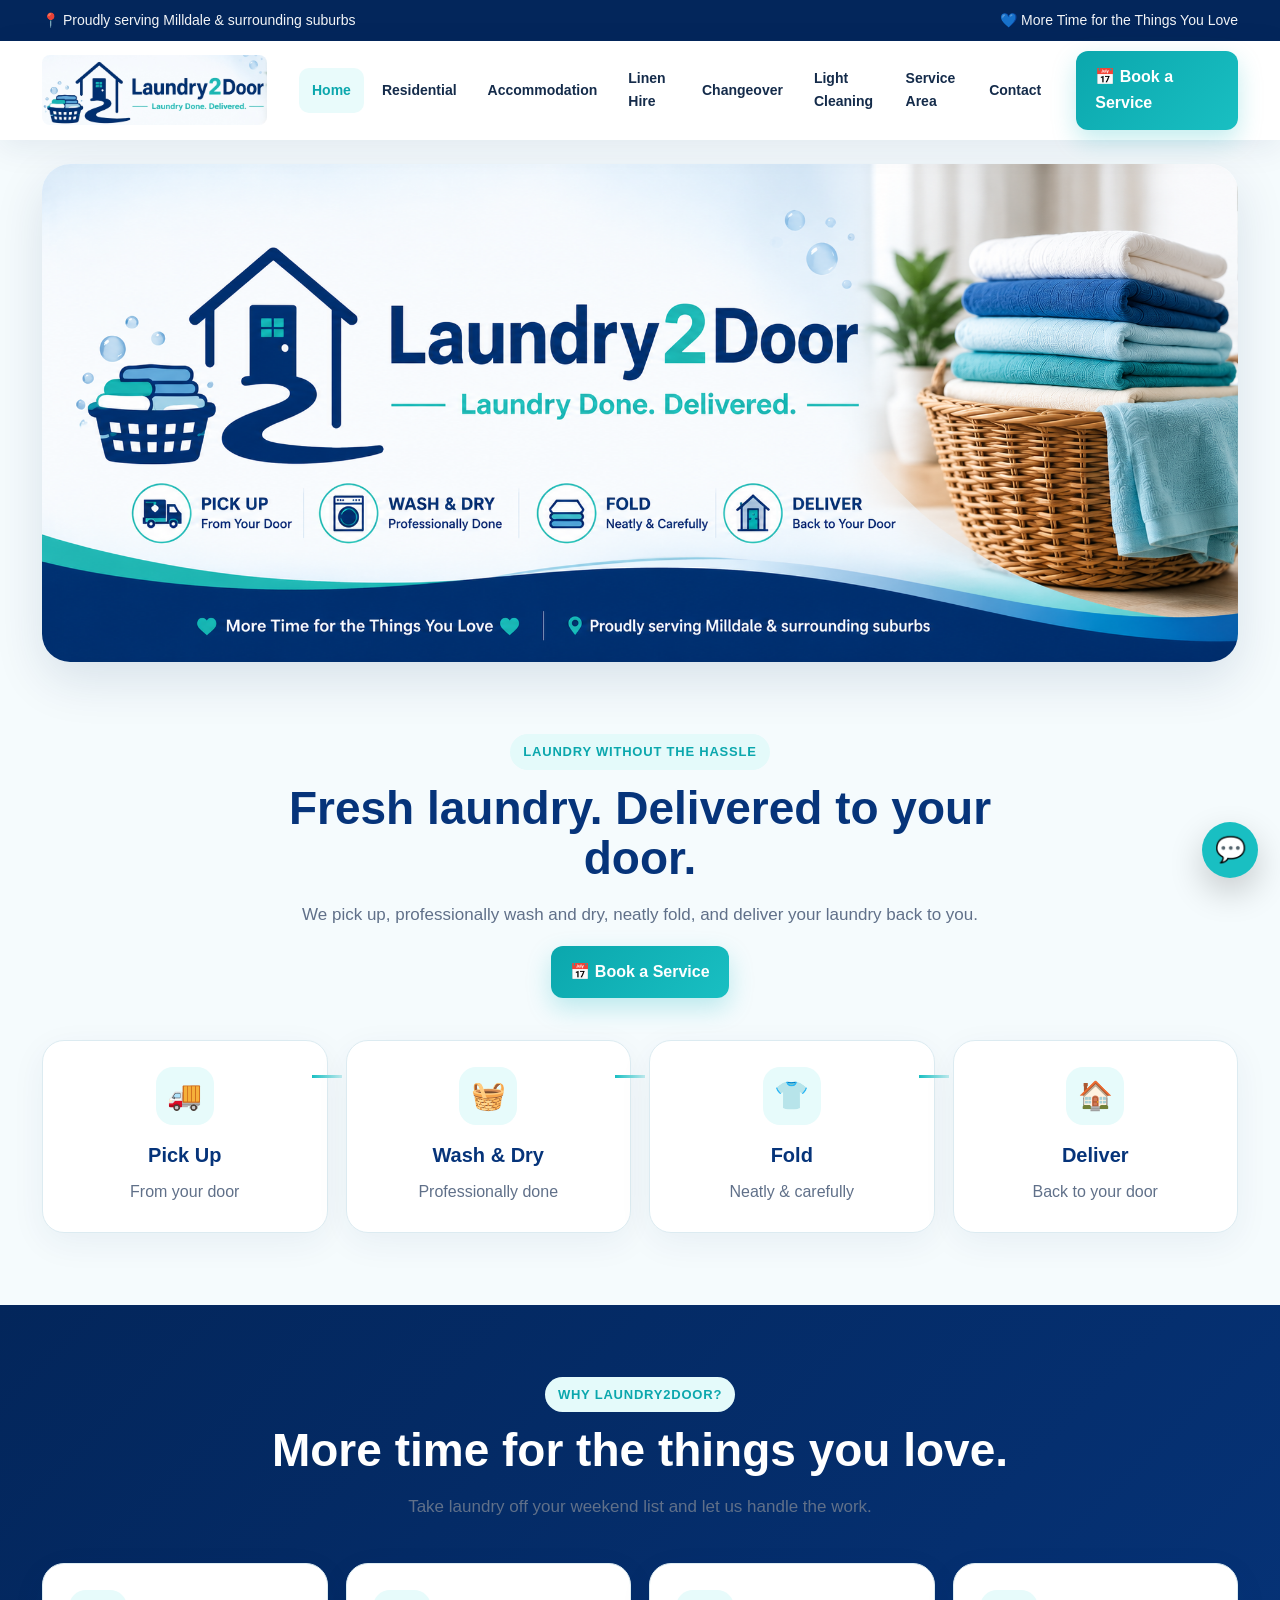
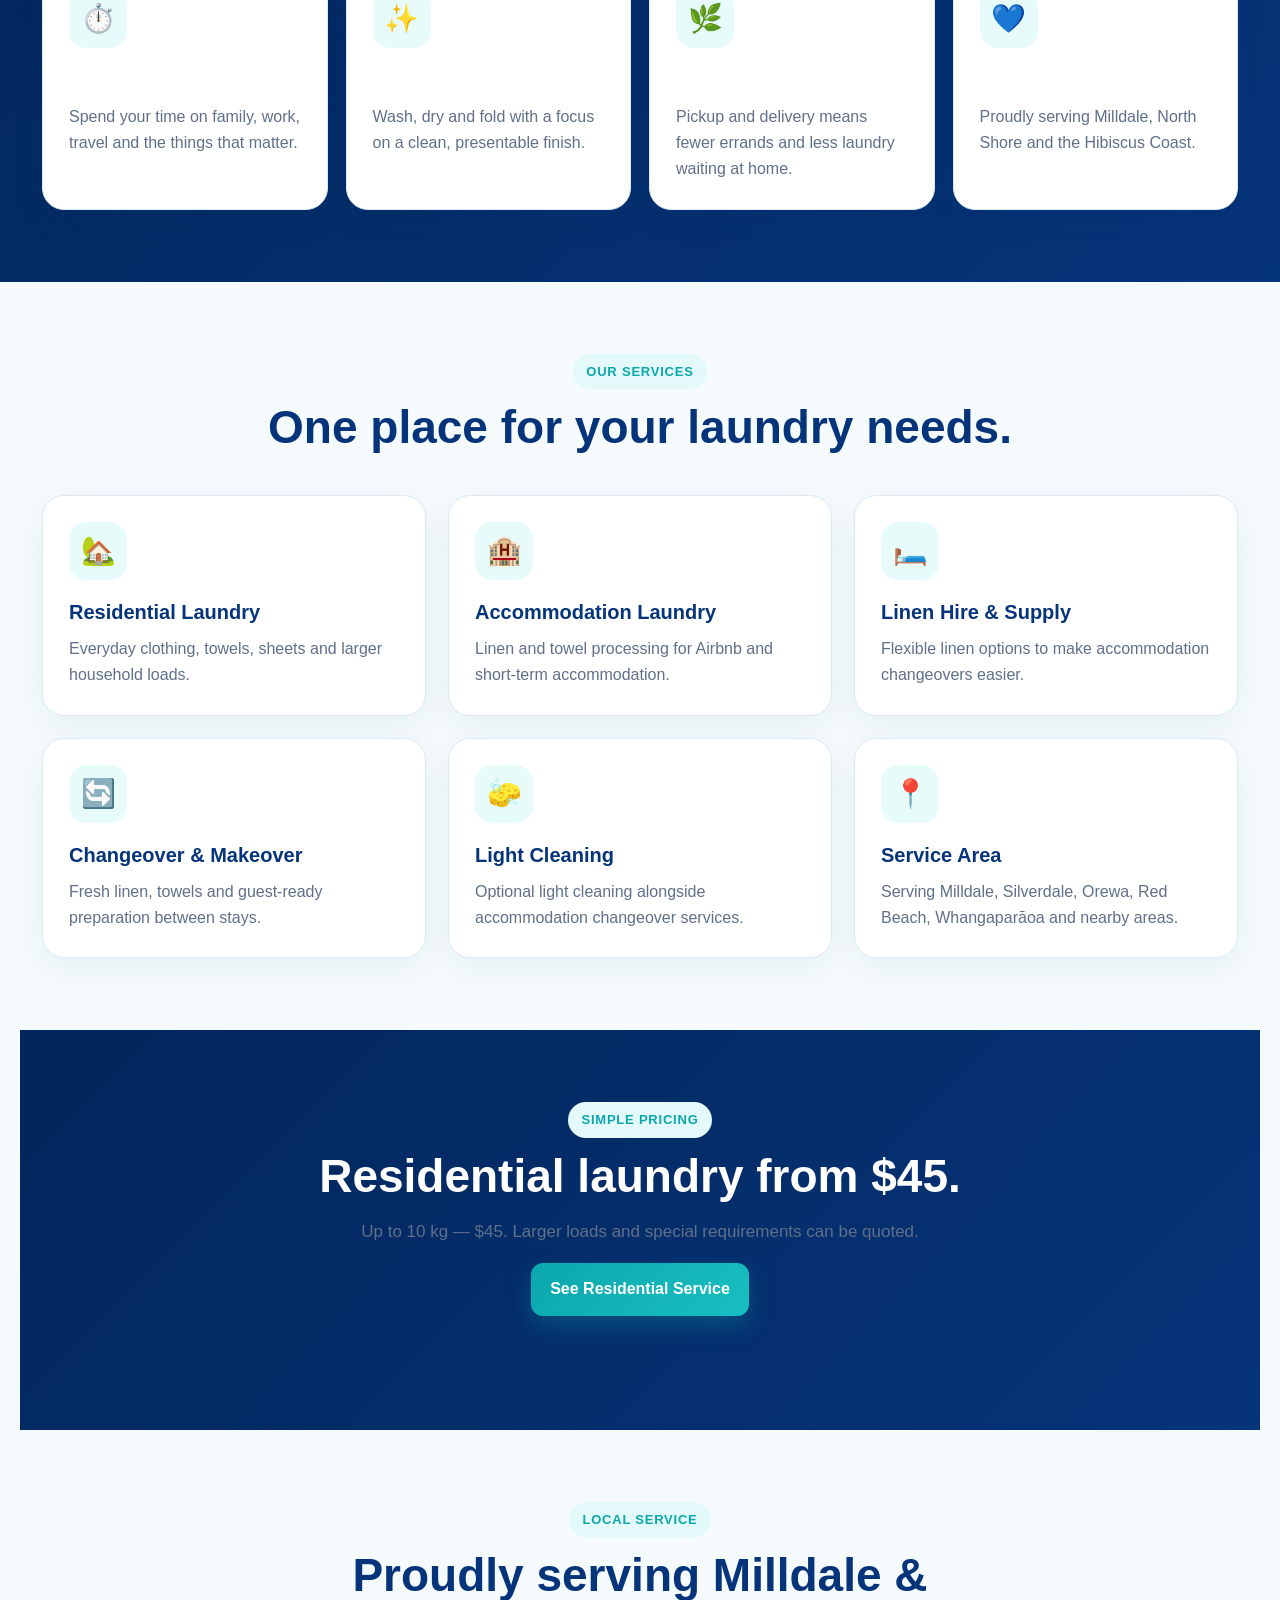
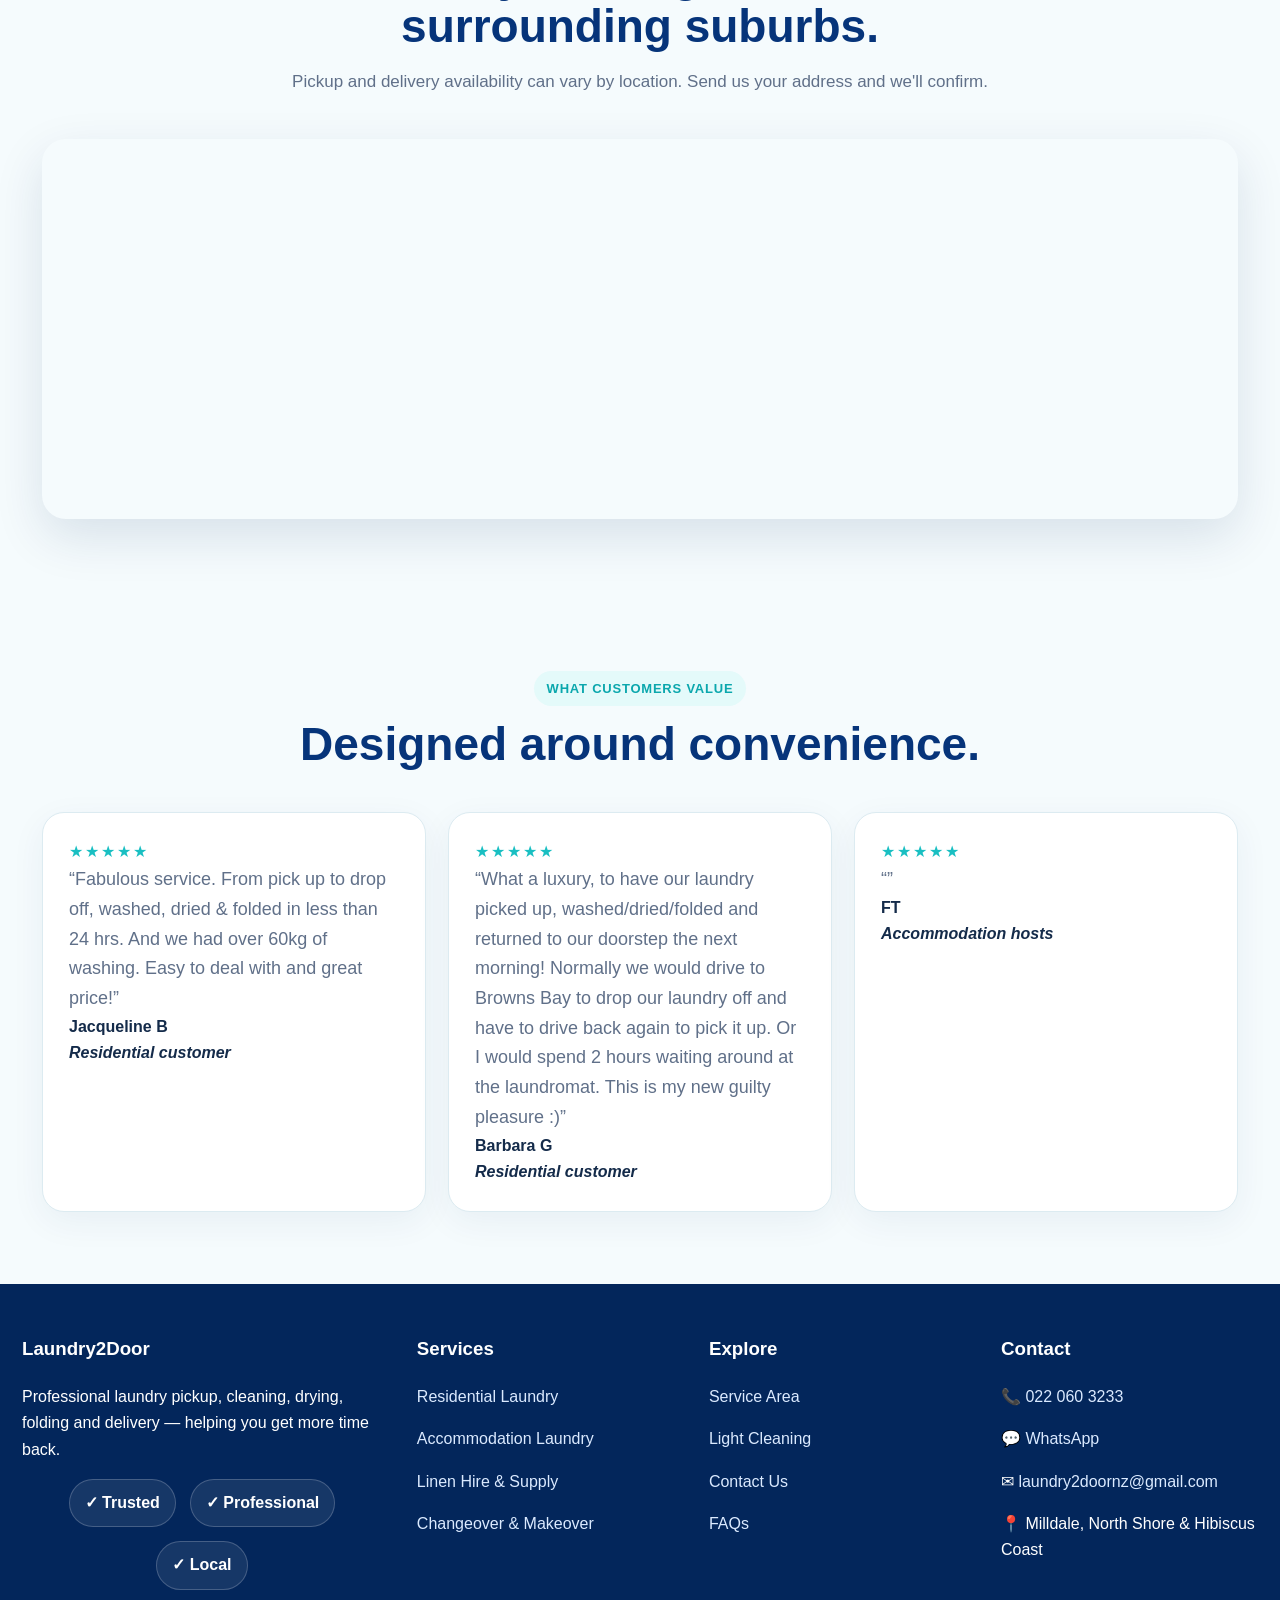
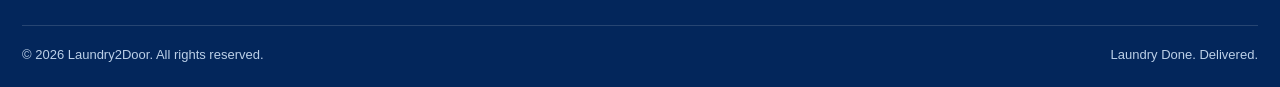
<file: index.html>
<!doctype html><html lang="en"><head><meta charset="utf-8"><meta name="viewport" content="width=device-width,initial-scale=1"><meta name="description" content="Laundry2Door professional laundry pickup, wash, dry, fold and delivery in Milldale, North Shore and Hibiscus Coast."><title>Home | Laundry2Door</title><link rel="icon" type="image/png" href="assets/Logo.png"><link rel="stylesheet" href="styles.css"></head><body><div class="topbar"><div class="topbar-inner"><span>📍 Proudly serving Milldale & surrounding suburbs</span><span>💙 More Time for the Things You Love</span></div></div><header class="site-header"><div class="nav"><a class="brand" href="index.html"><img src="assets/laundry2door-logo.jpg" alt="Laundry2Door logo"></a><button class="menu" aria-label="Open menu">☰</button><nav class="navlinks"><a href="index.html">Home</a><a href="residential-laundry.html">Residential</a><a href="accommodation-laundry.html">Accommodation</a><a href="linen-hire.html">Linen Hire</a><a href="changeover-makeover.html">Changeover</a><a href="light-cleaning.html">Light Cleaning</a><a href="service-area.html">Service Area</a><a href="contact.html">Contact</a></nav><a class="nav-cta" href="contact.html#booking">📅 Book a Service</a></div></header><main><section class="hero reveal"><div class="hero-card"><img src="assets/laundry2door-banner.png" alt="Laundry2Door — Laundry Done. Delivered."></div></section><section class="section"><div class="section-head"><span class="eyebrow">Laundry without the hassle</span><h2>Fresh laundry. Delivered to your door.</h2><p>We pick up, professionally wash and dry, neatly fold, and deliver your laundry back to you.</p><a class="btn" href="contact.html#booking">📅 Book a Service</a></div><div class="grid-4 steps"><div class="card step"><div class="icon">🚚</div><h3>Pick Up</h3><p>From your door</p></div><div class="card step"><div class="icon">🧺</div><h3>Wash & Dry</h3><p>Professionally done</p></div><div class="card step"><div class="icon">👕</div><h3>Fold</h3><p>Neatly & carefully</p></div><div class="card step"><div class="icon">🏠</div><h3>Deliver</h3><p>Back to your door</p></div></div></section><section class="band"><div class="section"><div class="section-head"><span class="eyebrow">Why Laundry2Door?</span><h2>More time for the things you love.</h2><p>Take laundry off your weekend list and let us handle the work.</p></div><div class="grid-4"><div class="card"><div class="icon">⏱️</div><h3>Save Time</h3><p>Spend your time on family, work, travel and the things that matter.</p></div><div class="card"><div class="icon">✨</div><h3>Professional Care</h3><p>Wash, dry and fold with a focus on a clean, presentable finish.</p></div><div class="card"><div class="icon">🌿</div><h3>Convenient</h3><p>Pickup and delivery means fewer errands and less laundry waiting at home.</p></div><div class="card"><div class="icon">💙</div><h3>Local & Trusted</h3><p>Proudly serving Milldale, North Shore and the Hibiscus Coast.</p></div></div></div></section><section class="section"><div class="section-head"><span class="eyebrow">Our Services</span><h2>One place for your laundry needs.</h2></div><div class="grid"><a class="card" href="residential-laundry.html" style="text-decoration:none"><div class="icon">🏡</div><h3>Residential Laundry</h3><p>Everyday clothing, towels, sheets and larger household loads.</p></a><a class="card" href="accommodation-laundry.html" style="text-decoration:none"><div class="icon">🏨</div><h3>Accommodation Laundry</h3><p>Linen and towel processing for Airbnb and short-term accommodation.</p></a><a class="card" href="linen-hire.html" style="text-decoration:none"><div class="icon">🛏️</div><h3>Linen Hire & Supply</h3><p>Flexible linen options to make accommodation changeovers easier.</p></a><a class="card" href="changeover-makeover.html" style="text-decoration:none"><div class="icon">🔄</div><h3>Changeover & Makeover</h3><p>Fresh linen, towels and guest-ready preparation between stays.</p></a><a class="card" href="light-cleaning.html" style="text-decoration:none"><div class="icon">🧽</div><h3>Light Cleaning</h3><p>Optional light cleaning alongside accommodation changeover services.</p></a><a class="card" href="service-area.html" style="text-decoration:none"><div class="icon">📍</div><h3>Service Area</h3><p>Serving Milldale, Silverdale, Orewa, Red Beach, Whangaparāoa and nearby areas.</p></a></div></section><section class="section band"><div class="section-head"><span class="eyebrow">Simple pricing</span><h2>Residential laundry from $45.</h2><p>Up to 10 kg — $45. Larger loads and special requirements can be quoted.</p><a class="btn" href="residential-laundry.html">See Residential Service</a></div></section><section class="section"><div class="section-head"><span class="eyebrow">Local service</span><h2>Proudly serving Milldale & surrounding suburbs.</h2><p>Pickup and delivery availability can vary by location. Send us your address and we'll confirm.</p></div><iframe class="map" src="https://www.google.com/maps?q=Milldale%2C%20New%20Zealand&output=embed" loading="lazy" title="Map of Milldale New Zealand"></iframe></section><section class="section"><div class="section-head"><span class="eyebrow">What customers value</span><h2>Designed around convenience.</h2></div><div class="grid"><div class="card"><div class="stars">★★★★★</div><p class="quote">“Fabulous service. From pick up to drop off, washed, dried & folded in less than 24 hrs. And we had over 60kg of washing. Easy to deal with and great price!”</p><strong>Jacqueline B<br><i>Residential customer</i></strong></div><div class="card"><div class="stars">★★★★★</div><p class="quote">“What a luxury, to have our laundry picked up, washed/dried/folded and returned to our doorstep the next morning! Normally we would drive to Browns Bay to drop our laundry off and have to drive back again to pick it up. Or I would spend 2 hours waiting around at the laundromat. This is my new guilty pleasure :)”</p><strong>Barbara G<br><i>Residential customer</i></strong></div><div class="card"><div class="stars">★★★★★</div><p class="quote">“”</p><strong>FT<br><i>Accommodation hosts</i></strong></div></div></section></main><footer class="footer"><div class="footer-grid"><div><h3>Laundry2Door</h3><p>Professional laundry pickup, cleaning, drying, folding and delivery — helping you get more time back.</p><div class="trust"><span class="pill">✓ Trusted</span><span class="pill">✓ Professional</span><span class="pill">✓ Local</span></div></div><div><h3>Services</h3><p><a href="residential-laundry.html">Residential Laundry</a></p><p><a href="accommodation-laundry.html">Accommodation Laundry</a></p><p><a href="linen-hire.html">Linen Hire & Supply</a></p><p><a href="changeover-makeover.html">Changeover & Makeover</a></p></div><div><h3>Explore</h3><p><a href="service-area.html">Service Area</a></p><p><a href="light-cleaning.html">Light Cleaning</a></p><p><a href="contact.html">Contact Us</a></p><p><a href="contact.html#faq">FAQs</a></p></div><div><h3>Contact</h3><p>📞 <a href="tel:0220603233">022 060 3233</a></p><p>💬 <a href="https://wa.me/64220603233">WhatsApp</a></p><p>✉ <a href="mailto:laundry2doornz@gmail.com">laundry2doornz@gmail.com</a></p><p>📍 Milldale, North Shore & Hibiscus Coast</p></div></div><div class="footer-bottom"><div>© 2026 Laundry2Door. All rights reserved.</div><div>Laundry Done. Delivered.</div></div></footer><a class="whatsapp" href="https://wa.me/64220603233" aria-label="WhatsApp">💬</a><script src="script.js"></script></body></html>
</file>
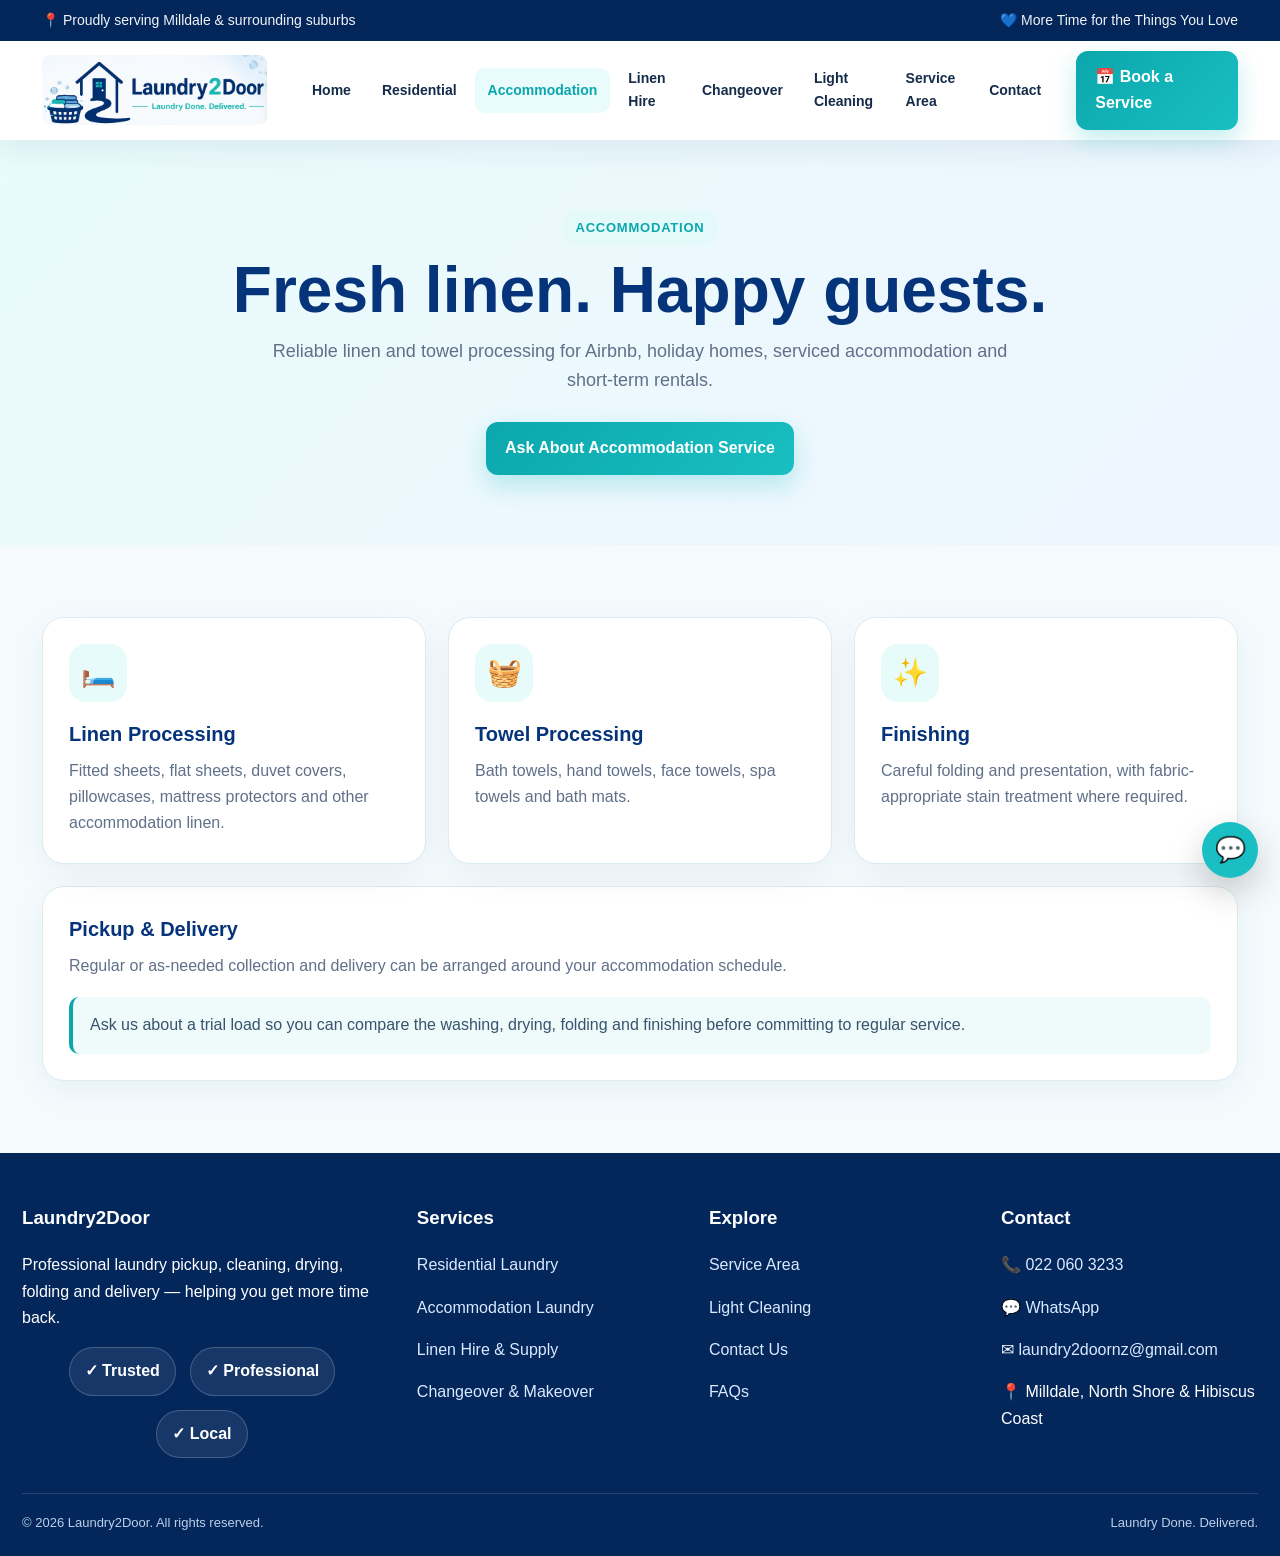
<file: accommodation-laundry.html>
<!doctype html><html lang="en"><head><meta charset="utf-8"><meta name="viewport" content="width=device-width,initial-scale=1"><meta name="description" content="Laundry2Door professional laundry pickup, wash, dry, fold and delivery in Milldale, North Shore and Hibiscus Coast."><title>Accommodation Laundry | Laundry2Door</title><link rel="icon" type="image/png" href="assets/Logo.png"><link rel="stylesheet" href="styles.css"></head><body><div class="topbar"><div class="topbar-inner"><span>📍 Proudly serving Milldale & surrounding suburbs</span><span>💙 More Time for the Things You Love</span></div></div><header class="site-header"><div class="nav"><a class="brand" href="index.html"><img src="assets/laundry2door-logo.jpg" alt="Laundry2Door logo"></a><button class="menu" aria-label="Open menu">☰</button><nav class="navlinks"><a href="index.html">Home</a><a href="residential-laundry.html">Residential</a><a href="accommodation-laundry.html">Accommodation</a><a href="linen-hire.html">Linen Hire</a><a href="changeover-makeover.html">Changeover</a><a href="light-cleaning.html">Light Cleaning</a><a href="service-area.html">Service Area</a><a href="contact.html">Contact</a></nav><a class="nav-cta" href="contact.html#booking">📅 Book a Service</a></div></header><main><section class="page-hero"><div class="page-hero-inner"><span class="eyebrow">Accommodation</span><h1>Fresh linen. Happy guests.</h1><p>Reliable linen and towel processing for Airbnb, holiday homes, serviced accommodation and short-term rentals.</p><br><a class="btn" href="contact.html#booking">Ask About Accommodation Service</a></div></section><section class="section"><div class="grid"><div class="card"><div class="icon">🛏️</div><h3>Linen Processing</h3><p>Fitted sheets, flat sheets, duvet covers, pillowcases, mattress protectors and other accommodation linen.</p></div><div class="card"><div class="icon">🧺</div><h3>Towel Processing</h3><p>Bath towels, hand towels, face towels, spa towels and bath mats.</p></div><div class="card"><div class="icon">✨</div><h3>Finishing</h3><p>Careful folding and presentation, with fabric-appropriate stain treatment where required.</p></div></div><div class="card" style="margin-top:22px"><h3>Pickup & Delivery</h3><p>Regular or as-needed collection and delivery can be arranged around your accommodation schedule.</p><div class="notice" style="margin-top:18px">Ask us about a trial load so you can compare the washing, drying, folding and finishing before committing to regular service.</div></div></section></main><footer class="footer"><div class="footer-grid"><div><h3>Laundry2Door</h3><p>Professional laundry pickup, cleaning, drying, folding and delivery — helping you get more time back.</p><div class="trust"><span class="pill">✓ Trusted</span><span class="pill">✓ Professional</span><span class="pill">✓ Local</span></div></div><div><h3>Services</h3><p><a href="residential-laundry.html">Residential Laundry</a></p><p><a href="accommodation-laundry.html">Accommodation Laundry</a></p><p><a href="linen-hire.html">Linen Hire & Supply</a></p><p><a href="changeover-makeover.html">Changeover & Makeover</a></p></div><div><h3>Explore</h3><p><a href="service-area.html">Service Area</a></p><p><a href="light-cleaning.html">Light Cleaning</a></p><p><a href="contact.html">Contact Us</a></p><p><a href="contact.html#faq">FAQs</a></p></div><div><h3>Contact</h3><p>📞 <a href="tel:0220603233">022 060 3233</a></p><p>💬 <a href="https://wa.me/64220603233">WhatsApp</a></p><p>✉ <a href="mailto:laundry2doornz@gmail.com">laundry2doornz@gmail.com</a></p><p>📍 Milldale, North Shore & Hibiscus Coast</p></div></div><div class="footer-bottom"><div>© 2026 Laundry2Door. All rights reserved.</div><div>Laundry Done. Delivered.</div></div></footer><a class="whatsapp" href="https://wa.me/64220603233" aria-label="WhatsApp">💬</a><script src="script.js"></script></body></html>
</file>
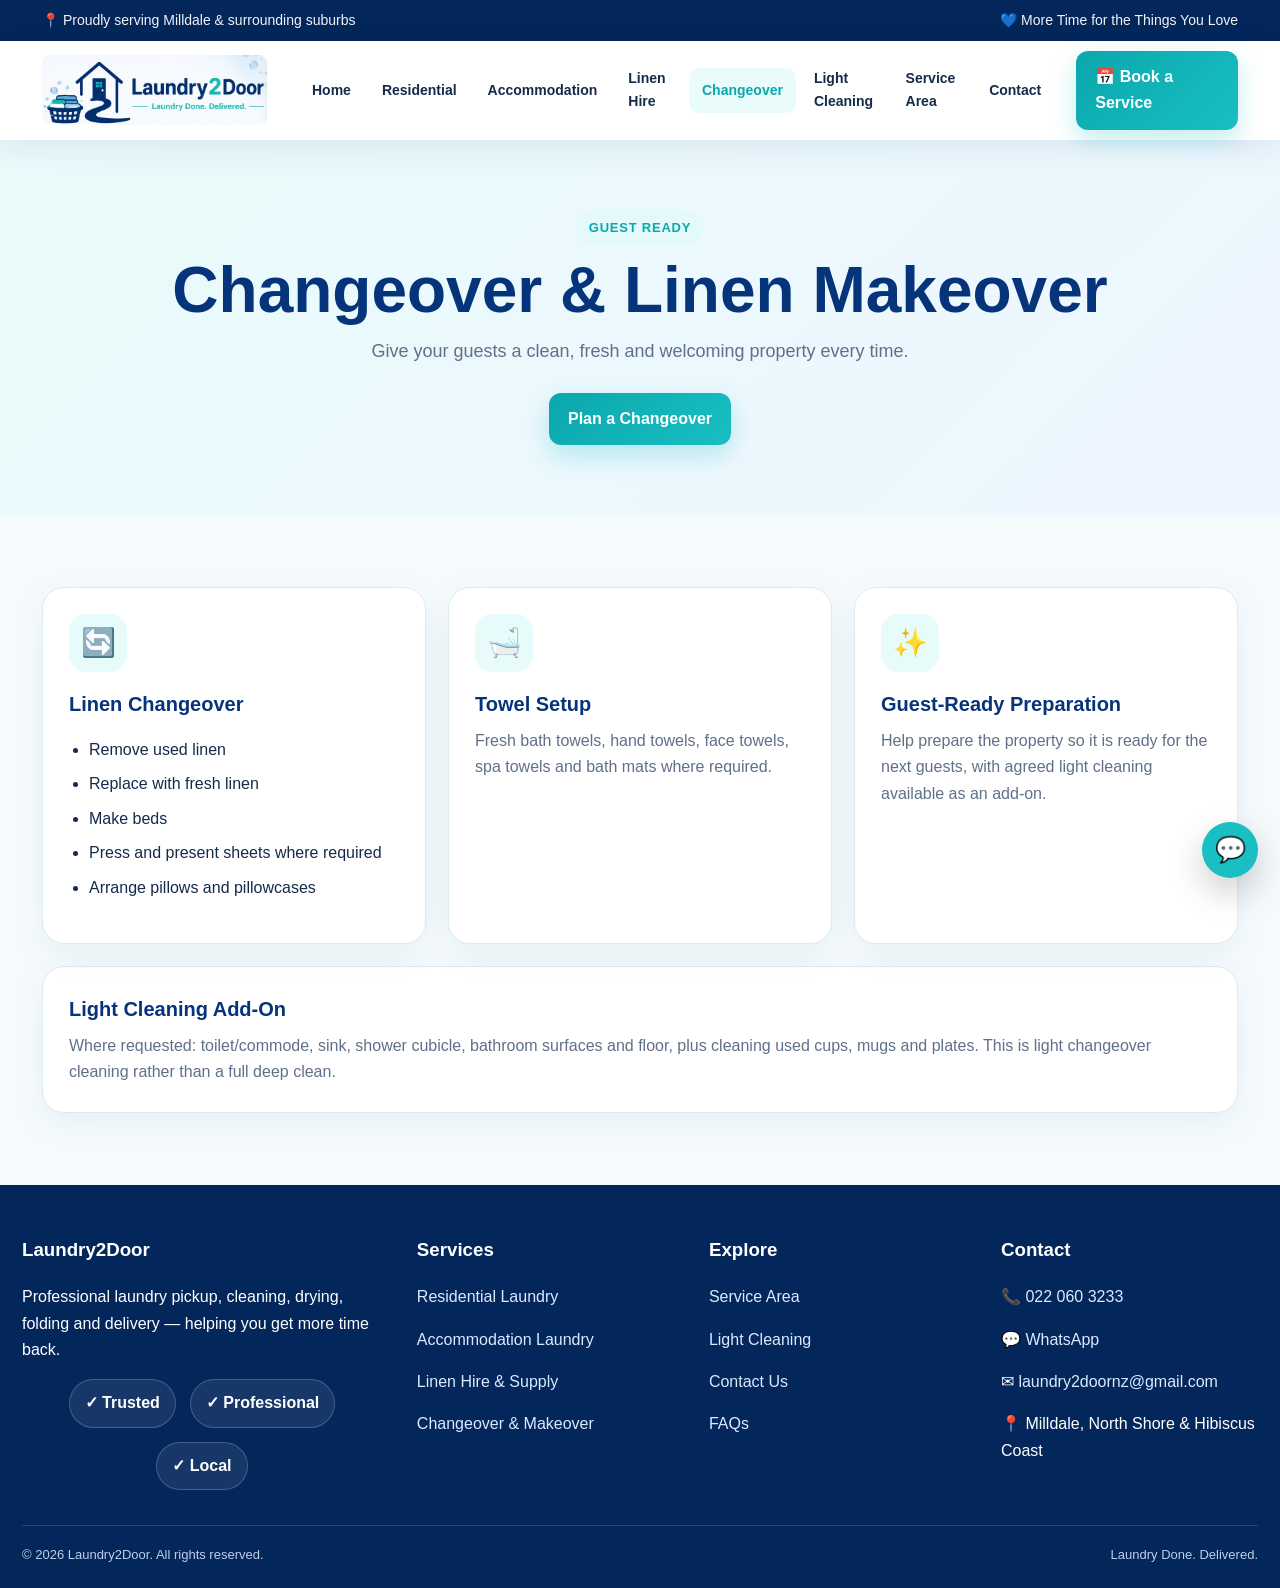
<file: changeover-makeover.html>
<!doctype html><html lang="en"><head><meta charset="utf-8"><meta name="viewport" content="width=device-width,initial-scale=1"><meta name="description" content="Laundry2Door professional laundry pickup, wash, dry, fold and delivery in Milldale, North Shore and Hibiscus Coast."><title>Changeover & Makeover | Laundry2Door</title><link rel="icon" type="image/png" href="assets/Logo.png"><link rel="stylesheet" href="styles.css"></head><body><div class="topbar"><div class="topbar-inner"><span>📍 Proudly serving Milldale & surrounding suburbs</span><span>💙 More Time for the Things You Love</span></div></div><header class="site-header"><div class="nav"><a class="brand" href="index.html"><img src="assets/laundry2door-logo.jpg" alt="Laundry2Door logo"></a><button class="menu" aria-label="Open menu">☰</button><nav class="navlinks"><a href="index.html">Home</a><a href="residential-laundry.html">Residential</a><a href="accommodation-laundry.html">Accommodation</a><a href="linen-hire.html">Linen Hire</a><a href="changeover-makeover.html">Changeover</a><a href="light-cleaning.html">Light Cleaning</a><a href="service-area.html">Service Area</a><a href="contact.html">Contact</a></nav><a class="nav-cta" href="contact.html#booking">📅 Book a Service</a></div></header><main><section class="page-hero"><div class="page-hero-inner"><span class="eyebrow">Guest Ready</span><h1>Changeover & Linen Makeover</h1><p>Give your guests a clean, fresh and welcoming property every time.</p><br><a class="btn" href="contact.html#booking">Plan a Changeover</a></div></section><section class="section"><div class="grid"><div class="card"><div class="icon">🔄</div><h3>Linen Changeover</h3><ul class="list"><li>Remove used linen</li><li>Replace with fresh linen</li><li>Make beds</li><li>Press and present sheets where required</li><li>Arrange pillows and pillowcases</li></ul></div><div class="card"><div class="icon">🛁</div><h3>Towel Setup</h3><p>Fresh bath towels, hand towels, face towels, spa towels and bath mats where required.</p></div><div class="card"><div class="icon">✨</div><h3>Guest-Ready Preparation</h3><p>Help prepare the property so it is ready for the next guests, with agreed light cleaning available as an add-on.</p></div></div><div class="card" style="margin-top:22px"><h3>Light Cleaning Add-On</h3><p>Where requested: toilet/commode, sink, shower cubicle, bathroom surfaces and floor, plus cleaning used cups, mugs and plates. This is light changeover cleaning rather than a full deep clean.</p></div></section></main><footer class="footer"><div class="footer-grid"><div><h3>Laundry2Door</h3><p>Professional laundry pickup, cleaning, drying, folding and delivery — helping you get more time back.</p><div class="trust"><span class="pill">✓ Trusted</span><span class="pill">✓ Professional</span><span class="pill">✓ Local</span></div></div><div><h3>Services</h3><p><a href="residential-laundry.html">Residential Laundry</a></p><p><a href="accommodation-laundry.html">Accommodation Laundry</a></p><p><a href="linen-hire.html">Linen Hire & Supply</a></p><p><a href="changeover-makeover.html">Changeover & Makeover</a></p></div><div><h3>Explore</h3><p><a href="service-area.html">Service Area</a></p><p><a href="light-cleaning.html">Light Cleaning</a></p><p><a href="contact.html">Contact Us</a></p><p><a href="contact.html#faq">FAQs</a></p></div><div><h3>Contact</h3><p>📞 <a href="tel:0220603233">022 060 3233</a></p><p>💬 <a href="https://wa.me/64220603233">WhatsApp</a></p><p>✉ <a href="mailto:laundry2doornz@gmail.com">laundry2doornz@gmail.com</a></p><p>📍 Milldale, North Shore & Hibiscus Coast</p></div></div><div class="footer-bottom"><div>© 2026 Laundry2Door. All rights reserved.</div><div>Laundry Done. Delivered.</div></div></footer><a class="whatsapp" href="https://wa.me/64220603233" aria-label="WhatsApp">💬</a><script src="script.js"></script></body></html>
</file>
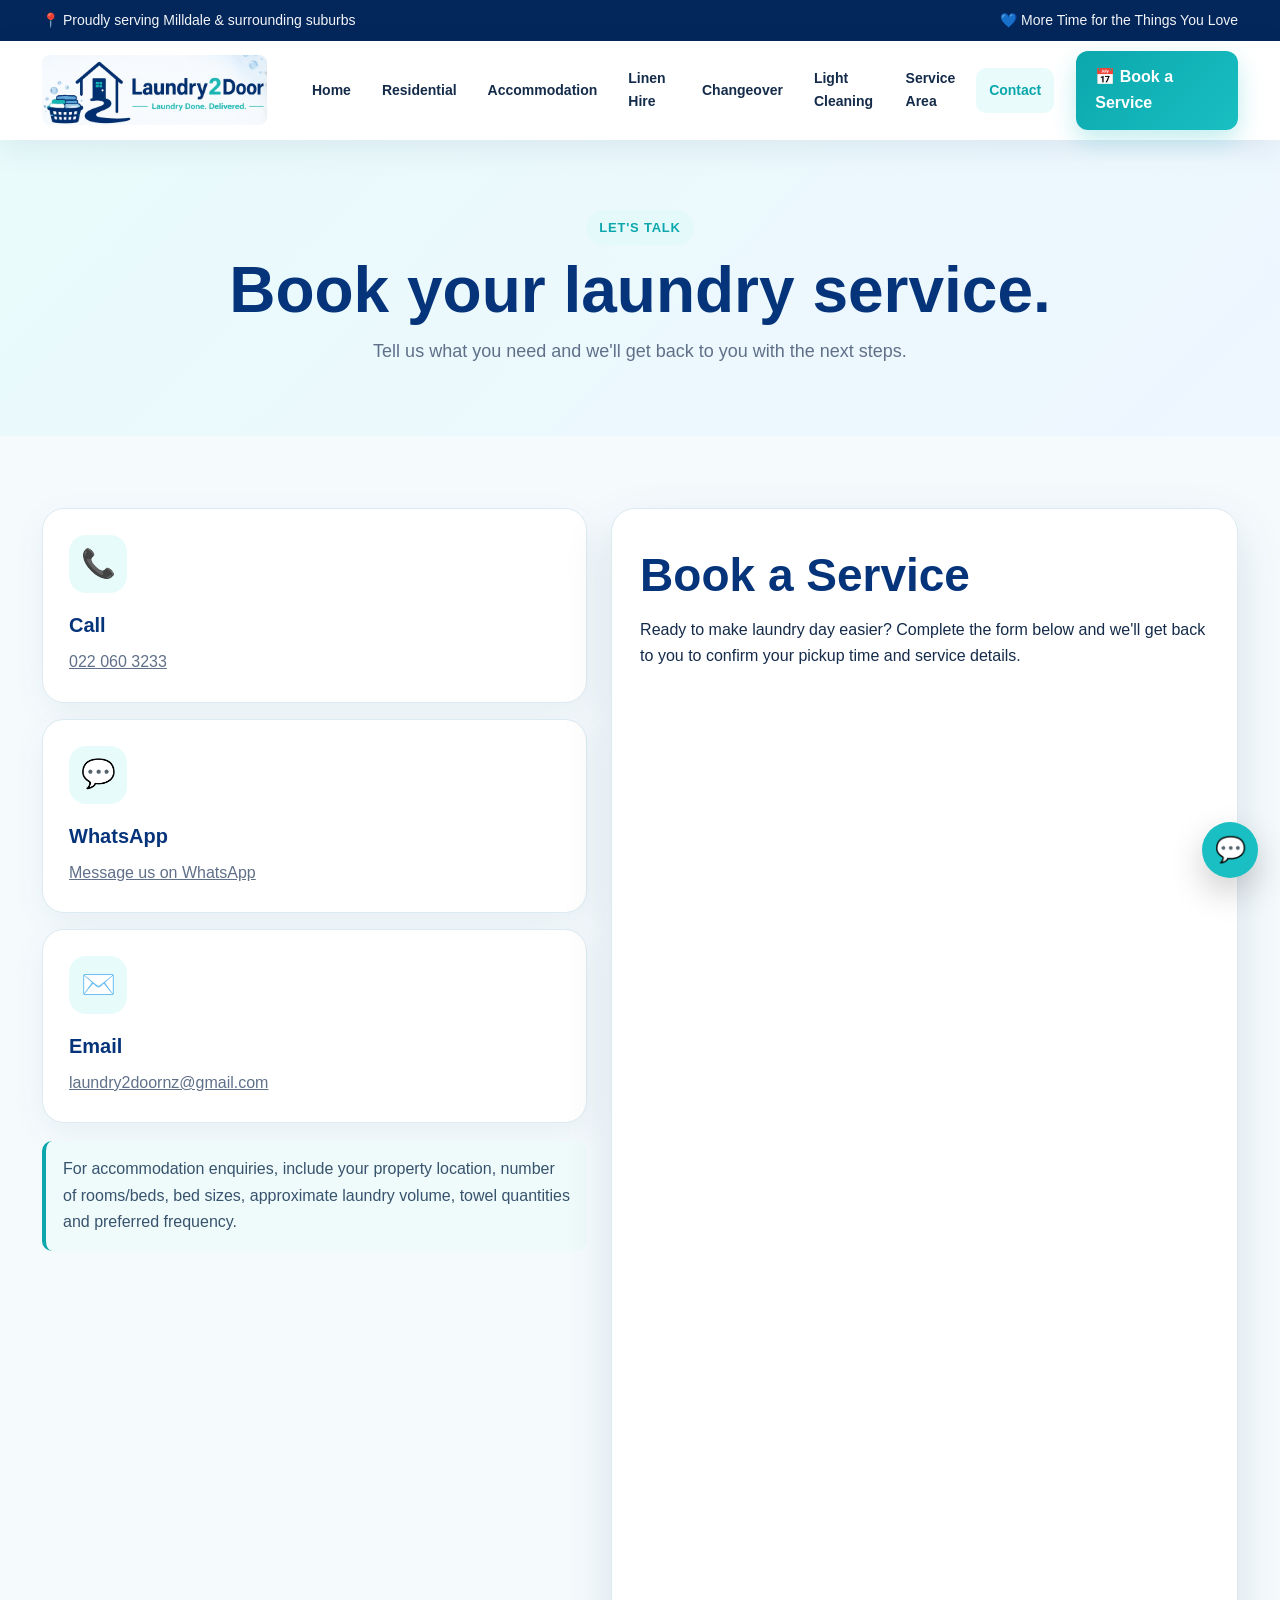
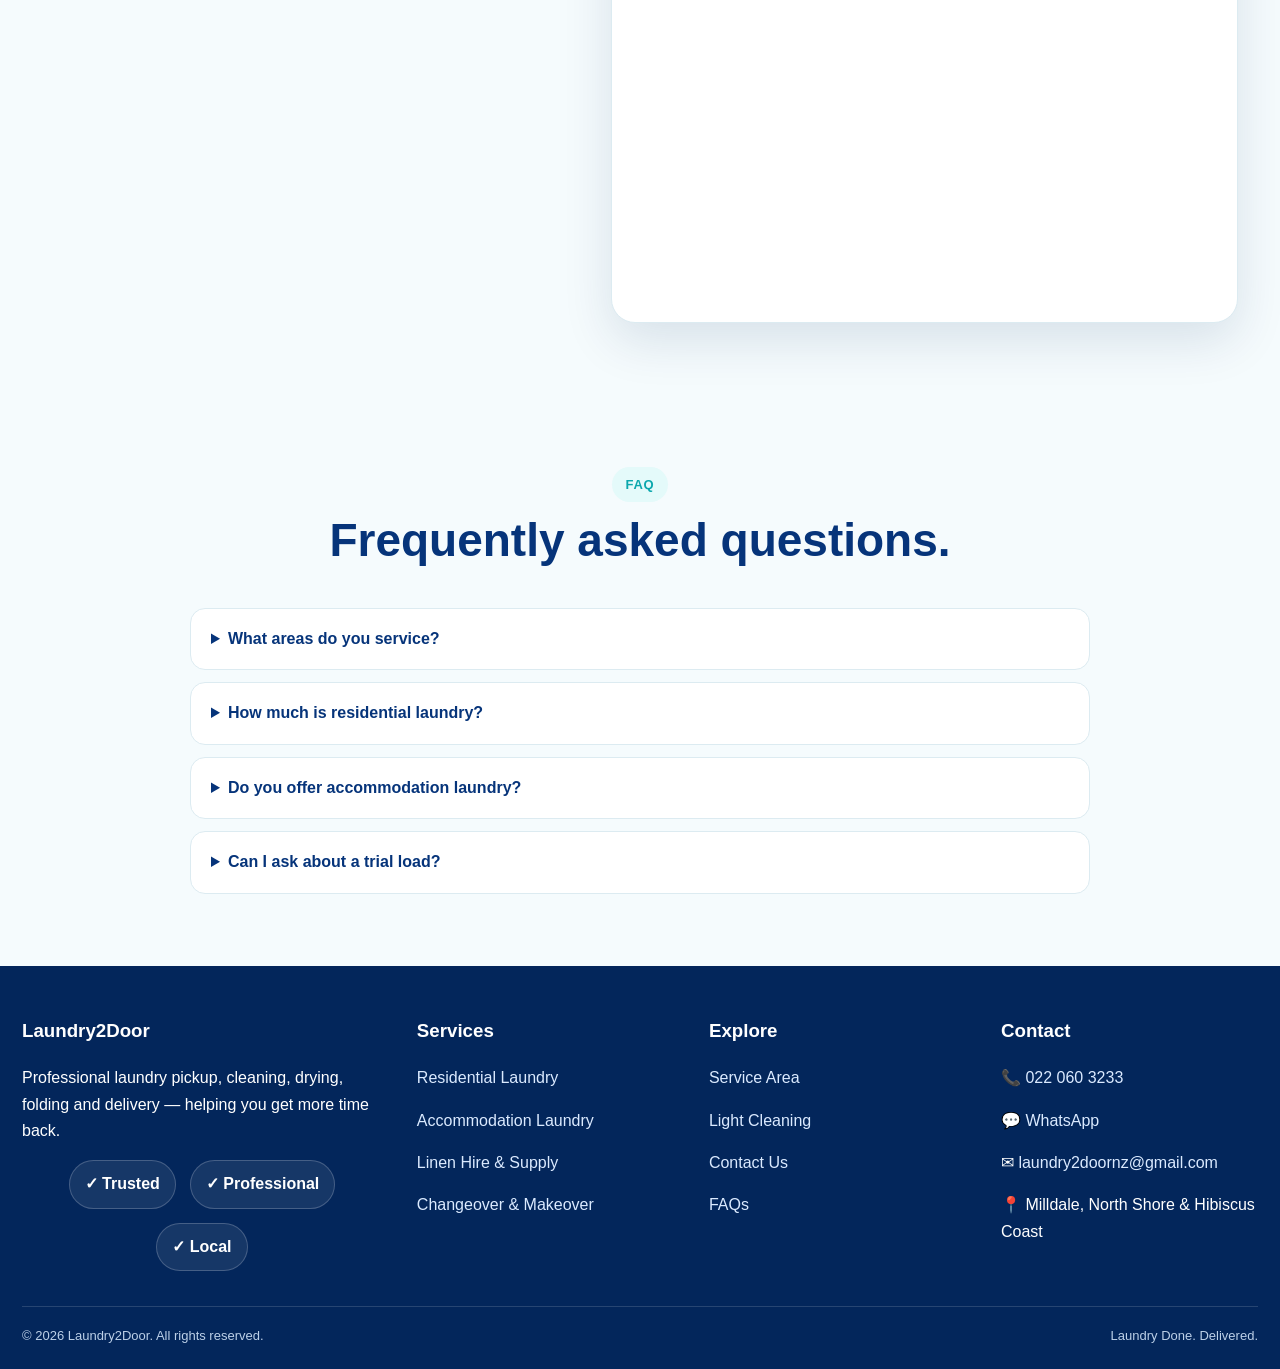
<file: contact.html>
<!doctype html><html lang="en"><head><meta charset="utf-8"><meta name="viewport" content="width=device-width,initial-scale=1"><meta name="description" content="Laundry2Door professional laundry pickup, wash, dry, fold and delivery in Milldale, North Shore and Hibiscus Coast."><title>Contact | Laundry2Door</title><link rel="icon" type="image/png" href="assets/Logo.png"><link rel="stylesheet" href="styles.css"></head><body><div class="topbar"><div class="topbar-inner"><span>📍 Proudly serving Milldale & surrounding suburbs</span><span>💙 More Time for the Things You Love</span></div></div><header class="site-header"><div class="nav"><a class="brand" href="index.html"><img src="assets/laundry2door-logo.jpg" alt="Laundry2Door logo"></a><button class="menu" aria-label="Open menu">☰</button><nav class="navlinks"><a href="index.html">Home</a><a href="residential-laundry.html">Residential</a><a href="accommodation-laundry.html">Accommodation</a><a href="linen-hire.html">Linen Hire</a><a href="changeover-makeover.html">Changeover</a><a href="light-cleaning.html">Light Cleaning</a><a href="service-area.html">Service Area</a><a href="contact.html">Contact</a></nav><a class="nav-cta" href="contact.html#booking">📅 Book a Service</a></div></header><main><section class="page-hero"><div class="page-hero-inner"><span class="eyebrow">Let's Talk</span><h1>Book your laundry service.</h1><p>Tell us what you need and we'll get back to you with the next steps.</p></div></section><section class="section" id="booking"><div class="contact-grid"><div><div class="card"><div class="icon">📞</div><h3>Call</h3><p><a href="tel:0220603233">022 060 3233</a></p></div><div class="card" style="margin-top:16px"><div class="icon">💬</div><h3>WhatsApp</h3><p><a href="https://wa.me/64220603233">Message us on WhatsApp</a></p></div><div class="card" style="margin-top:16px"><div class="icon">✉️</div><h3>Email</h3><p><a href="mailto:laundry2doornz@gmail.com">laundry2doornz@gmail.com</a></p></div><div class="notice" style="margin-top:18px">For accommodation enquiries, include your property location, number of rooms/beds, bed sizes, approximate laundry volume, towel quantities and preferred frequency.</div></div><form class="form" id="bookingForm">

<section id="book-service" class="booking-section">
    <div class="container">

        <h2>Book a Service</h2>

        <p>
            Ready to make laundry day easier?
            Complete the form below and we'll get back to you to confirm
            your pickup time and service details.
        </p>

        <div class="google-form-container">
            <iframe
                src="https://docs.google.com/forms/d/e/1FAIpQLScllFNQC4fIL1zG0mYKELxvAGo-vaN3lg-vpRc8mifOfTAJjw/viewform?usp=publish-editor"
                width="100%"
                height="1200"
                frameborder="0"
                marginheight="0"
                marginwidth="0">
                Loading…
            </iframe>
        </div>

    </div>
</section>  

</form></div></section>

<section class="section" id="faq"><div class="section-head"><span class="eyebrow">FAQ</span><h2>Frequently asked questions.</h2></div><div class="faq"><details><summary>What areas do you service?</summary><p>Milldale, Silverdale, Orewa, Red Beach, Whangaparāoa, Hibiscus Coast and surrounding North Shore areas. Availability can vary by location.</p></details><details><summary>How much is residential laundry?</summary><p>Up to 10 kg is listed at $45. Larger loads and special requirements can be quoted.</p></details><details><summary>Do you offer accommodation laundry?</summary><p>Yes. Laundry2Door can process accommodation linen and towels, with pickup and delivery arranged around your schedule.</p></details><details><summary>Can I ask about a trial load?</summary><p>Yes. Ask about a trial load for accommodation laundry so you can compare the service before committing to regular processing.</p></details></div></section></main><footer class="footer"><div class="footer-grid"><div><h3>Laundry2Door</h3><p>Professional laundry pickup, cleaning, drying, folding and delivery — helping you get more time back.</p><div class="trust"><span class="pill">✓ Trusted</span><span class="pill">✓ Professional</span><span class="pill">✓ Local</span></div></div><div><h3>Services</h3><p><a href="residential-laundry.html">Residential Laundry</a></p><p><a href="accommodation-laundry.html">Accommodation Laundry</a></p><p><a href="linen-hire.html">Linen Hire & Supply</a></p><p><a href="changeover-makeover.html">Changeover & Makeover</a></p></div><div><h3>Explore</h3><p><a href="service-area.html">Service Area</a></p><p><a href="light-cleaning.html">Light Cleaning</a></p><p><a href="contact.html">Contact Us</a></p><p><a href="contact.html#faq">FAQs</a></p></div><div><h3>Contact</h3><p>📞 <a href="tel:0220603233">022 060 3233</a></p><p>💬 <a href="https://wa.me/64220603233">WhatsApp</a></p><p>✉ <a href="mailto:laundry2doornz@gmail.com">laundry2doornz@gmail.com</a></p><p>📍 Milldale, North Shore & Hibiscus Coast</p></div></div><div class="footer-bottom"><div>© 2026 Laundry2Door. All rights reserved.</div><div>Laundry Done. Delivered.</div></div></footer><a class="whatsapp" href="https://wa.me/64220603233" aria-label="WhatsApp">💬</a><script src="script.js"></script></body></html>
</file>
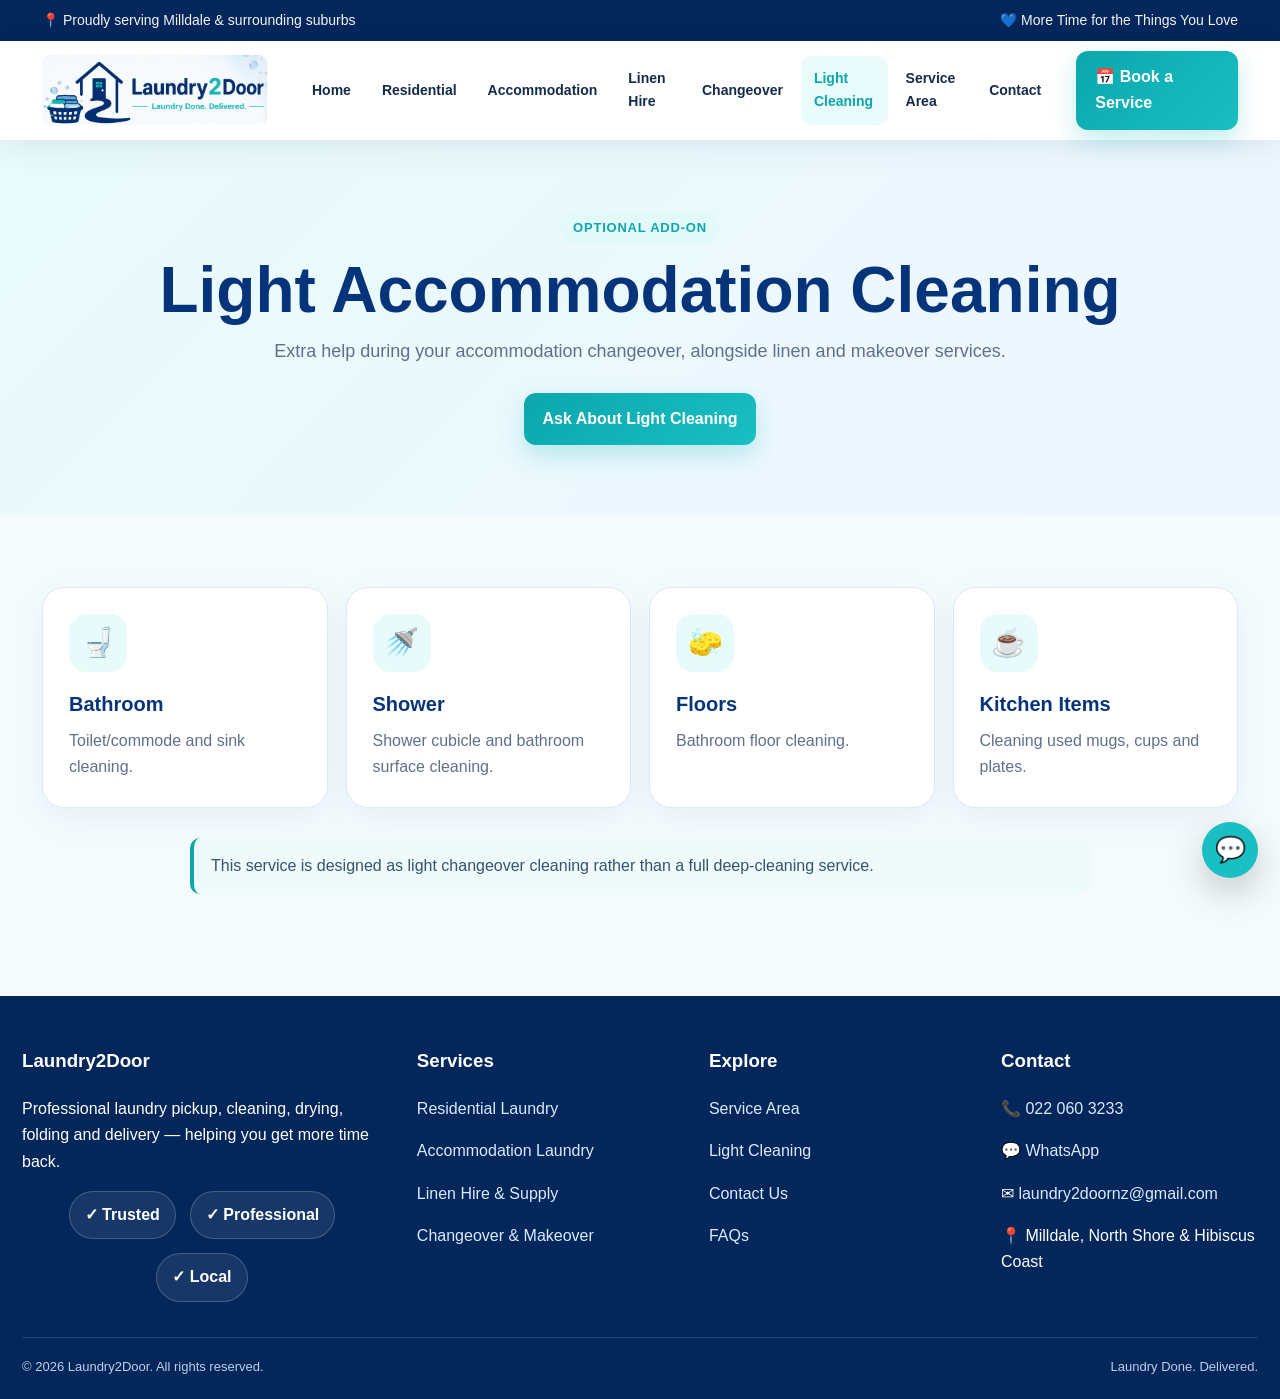
<file: light-cleaning.html>
<!doctype html><html lang="en"><head><meta charset="utf-8"><meta name="viewport" content="width=device-width,initial-scale=1"><meta name="description" content="Laundry2Door professional laundry pickup, wash, dry, fold and delivery in Milldale, North Shore and Hibiscus Coast."><title>Light Cleaning | Laundry2Door</title><link rel="icon" type="image/png" href="assets/Logo.png"><link rel="stylesheet" href="styles.css"></head><body><div class="topbar"><div class="topbar-inner"><span>📍 Proudly serving Milldale & surrounding suburbs</span><span>💙 More Time for the Things You Love</span></div></div><header class="site-header"><div class="nav"><a class="brand" href="index.html"><img src="assets/laundry2door-logo.jpg" alt="Laundry2Door logo"></a><button class="menu" aria-label="Open menu">☰</button><nav class="navlinks"><a href="index.html">Home</a><a href="residential-laundry.html">Residential</a><a href="accommodation-laundry.html">Accommodation</a><a href="linen-hire.html">Linen Hire</a><a href="changeover-makeover.html">Changeover</a><a href="light-cleaning.html">Light Cleaning</a><a href="service-area.html">Service Area</a><a href="contact.html">Contact</a></nav><a class="nav-cta" href="contact.html#booking">📅 Book a Service</a></div></header><main><section class="page-hero"><div class="page-hero-inner"><span class="eyebrow">Optional Add-On</span><h1>Light Accommodation Cleaning</h1><p>Extra help during your accommodation changeover, alongside linen and makeover services.</p><br><a class="btn" href="contact.html#booking">Ask About Light Cleaning</a></div></section><section class="section"><div class="grid-4"><div class="card"><div class="icon">🚽</div><h3>Bathroom</h3><p>Toilet/commode and sink cleaning.</p></div><div class="card"><div class="icon">🚿</div><h3>Shower</h3><p>Shower cubicle and bathroom surface cleaning.</p></div><div class="card"><div class="icon">🧽</div><h3>Floors</h3><p>Bathroom floor cleaning.</p></div><div class="card"><div class="icon">☕</div><h3>Kitchen Items</h3><p>Cleaning used mugs, cups and plates.</p></div></div><div class="notice" style="max-width:900px;margin:30px auto">This service is designed as light changeover cleaning rather than a full deep-cleaning service.</div></section></main><footer class="footer"><div class="footer-grid"><div><h3>Laundry2Door</h3><p>Professional laundry pickup, cleaning, drying, folding and delivery — helping you get more time back.</p><div class="trust"><span class="pill">✓ Trusted</span><span class="pill">✓ Professional</span><span class="pill">✓ Local</span></div></div><div><h3>Services</h3><p><a href="residential-laundry.html">Residential Laundry</a></p><p><a href="accommodation-laundry.html">Accommodation Laundry</a></p><p><a href="linen-hire.html">Linen Hire & Supply</a></p><p><a href="changeover-makeover.html">Changeover & Makeover</a></p></div><div><h3>Explore</h3><p><a href="service-area.html">Service Area</a></p><p><a href="light-cleaning.html">Light Cleaning</a></p><p><a href="contact.html">Contact Us</a></p><p><a href="contact.html#faq">FAQs</a></p></div><div><h3>Contact</h3><p>📞 <a href="tel:0220603233">022 060 3233</a></p><p>💬 <a href="https://wa.me/64220603233">WhatsApp</a></p><p>✉ <a href="mailto:laundry2doornz@gmail.com">laundry2doornz@gmail.com</a></p><p>📍 Milldale, North Shore & Hibiscus Coast</p></div></div><div class="footer-bottom"><div>© 2026 Laundry2Door. All rights reserved.</div><div>Laundry Done. Delivered.</div></div></footer><a class="whatsapp" href="https://wa.me/64220603233" aria-label="WhatsApp">💬</a><script src="script.js"></script></body></html>
</file>
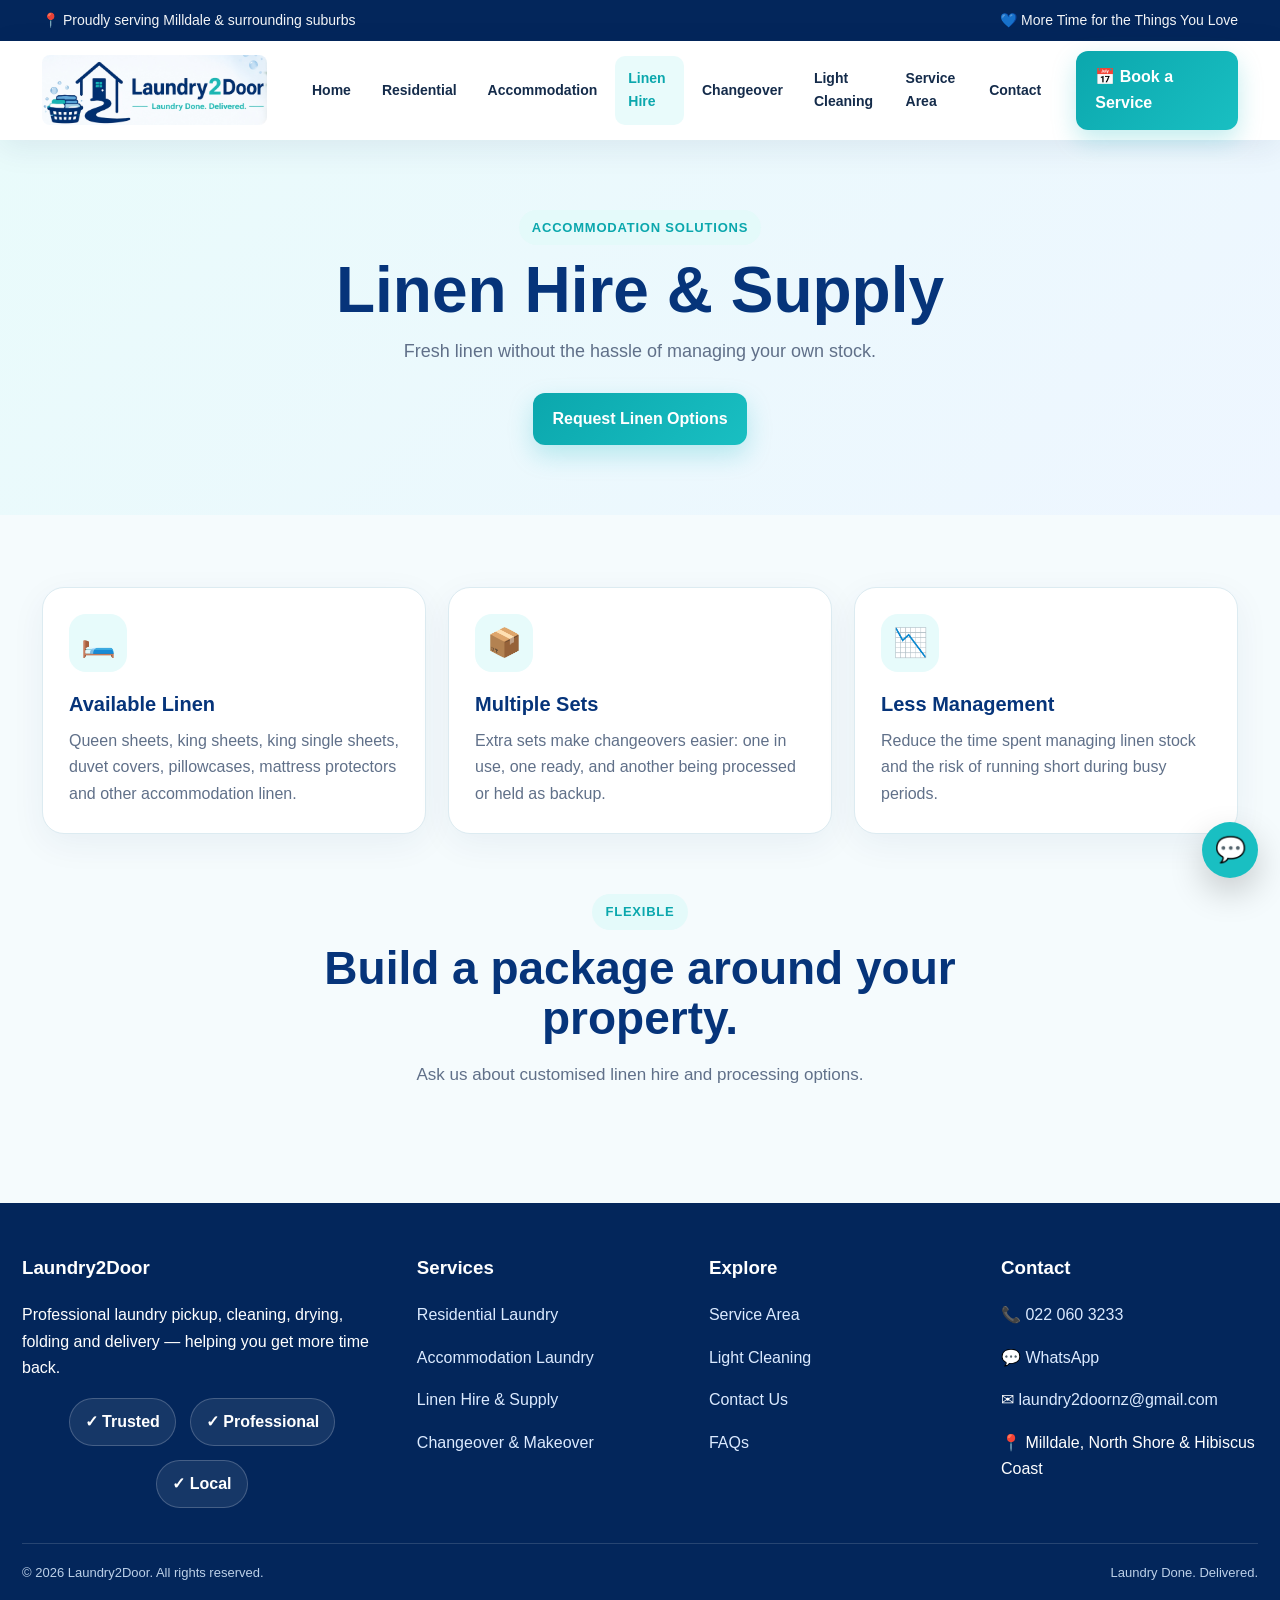
<file: linen-hire.html>
<!doctype html><html lang="en"><head><meta charset="utf-8"><meta name="viewport" content="width=device-width,initial-scale=1"><meta name="description" content="Laundry2Door professional laundry pickup, wash, dry, fold and delivery in Milldale, North Shore and Hibiscus Coast."><title>Linen Hire & Supply | Laundry2Door</title><link rel="icon" type="image/png" href="assets/Logo.png"><link rel="stylesheet" href="styles.css"></head><body><div class="topbar"><div class="topbar-inner"><span>📍 Proudly serving Milldale & surrounding suburbs</span><span>💙 More Time for the Things You Love</span></div></div><header class="site-header"><div class="nav"><a class="brand" href="index.html"><img src="assets/laundry2door-logo.jpg" alt="Laundry2Door logo"></a><button class="menu" aria-label="Open menu">☰</button><nav class="navlinks"><a href="index.html">Home</a><a href="residential-laundry.html">Residential</a><a href="accommodation-laundry.html">Accommodation</a><a href="linen-hire.html">Linen Hire</a><a href="changeover-makeover.html">Changeover</a><a href="light-cleaning.html">Light Cleaning</a><a href="service-area.html">Service Area</a><a href="contact.html">Contact</a></nav><a class="nav-cta" href="contact.html#booking">📅 Book a Service</a></div></header><main><section class="page-hero"><div class="page-hero-inner"><span class="eyebrow">Accommodation Solutions</span><h1>Linen Hire & Supply</h1><p>Fresh linen without the hassle of managing your own stock.</p><br><a class="btn" href="contact.html#booking">Request Linen Options</a></div></section><section class="section"><div class="grid"><div class="card"><div class="icon">🛏️</div><h3>Available Linen</h3><p>Queen sheets, king sheets, king single sheets, duvet covers, pillowcases, mattress protectors and other accommodation linen.</p></div><div class="card"><div class="icon">📦</div><h3>Multiple Sets</h3><p>Extra sets make changeovers easier: one in use, one ready, and another being processed or held as backup.</p></div><div class="card"><div class="icon">📉</div><h3>Less Management</h3><p>Reduce the time spent managing linen stock and the risk of running short during busy periods.</p></div></div><div class="section-head" style="margin-top:60px"><span class="eyebrow">Flexible</span><h2>Build a package around your property.</h2><p>Ask us about customised linen hire and processing options.</p></div></section></main><footer class="footer"><div class="footer-grid"><div><h3>Laundry2Door</h3><p>Professional laundry pickup, cleaning, drying, folding and delivery — helping you get more time back.</p><div class="trust"><span class="pill">✓ Trusted</span><span class="pill">✓ Professional</span><span class="pill">✓ Local</span></div></div><div><h3>Services</h3><p><a href="residential-laundry.html">Residential Laundry</a></p><p><a href="accommodation-laundry.html">Accommodation Laundry</a></p><p><a href="linen-hire.html">Linen Hire & Supply</a></p><p><a href="changeover-makeover.html">Changeover & Makeover</a></p></div><div><h3>Explore</h3><p><a href="service-area.html">Service Area</a></p><p><a href="light-cleaning.html">Light Cleaning</a></p><p><a href="contact.html">Contact Us</a></p><p><a href="contact.html#faq">FAQs</a></p></div><div><h3>Contact</h3><p>📞 <a href="tel:0220603233">022 060 3233</a></p><p>💬 <a href="https://wa.me/64220603233">WhatsApp</a></p><p>✉ <a href="mailto:laundry2doornz@gmail.com">laundry2doornz@gmail.com</a></p><p>📍 Milldale, North Shore & Hibiscus Coast</p></div></div><div class="footer-bottom"><div>© 2026 Laundry2Door. All rights reserved.</div><div>Laundry Done. Delivered.</div></div></footer><a class="whatsapp" href="https://wa.me/64220603233" aria-label="WhatsApp">💬</a><script src="script.js"></script></body></html>
</file>
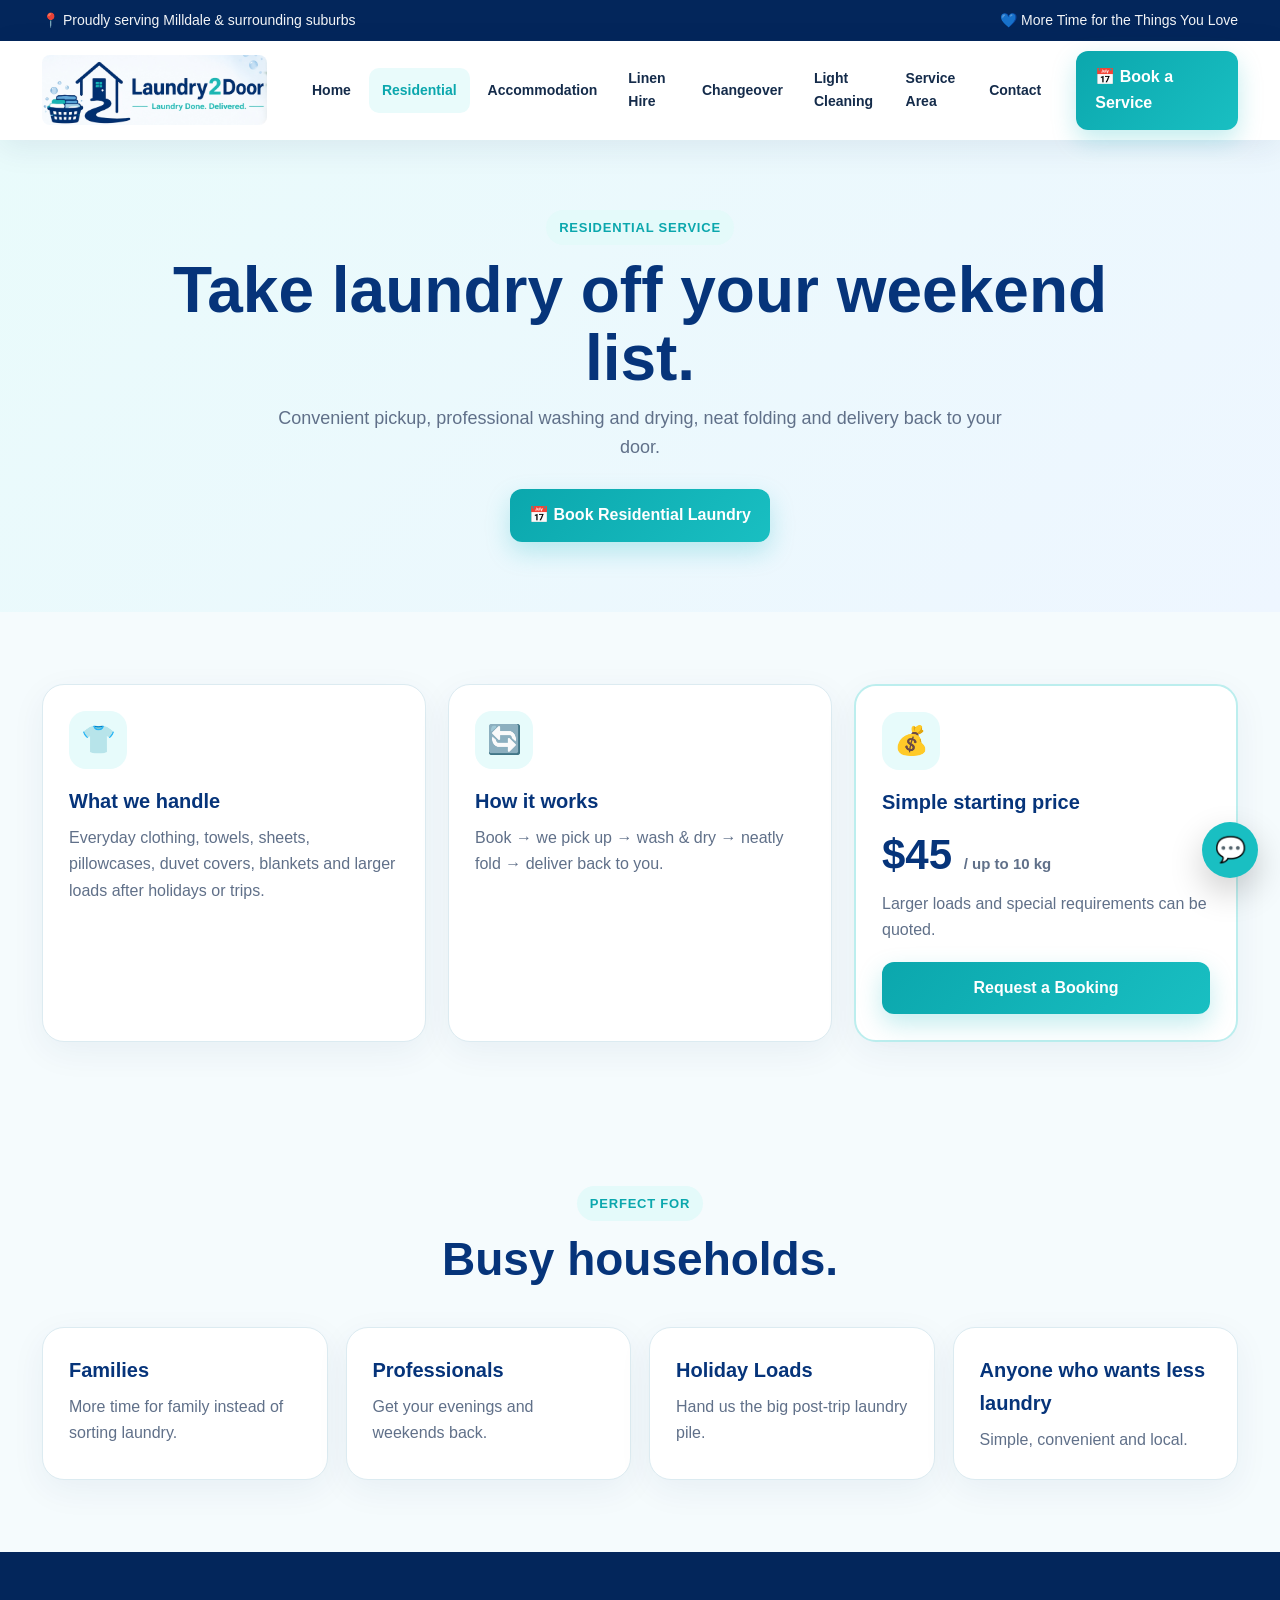
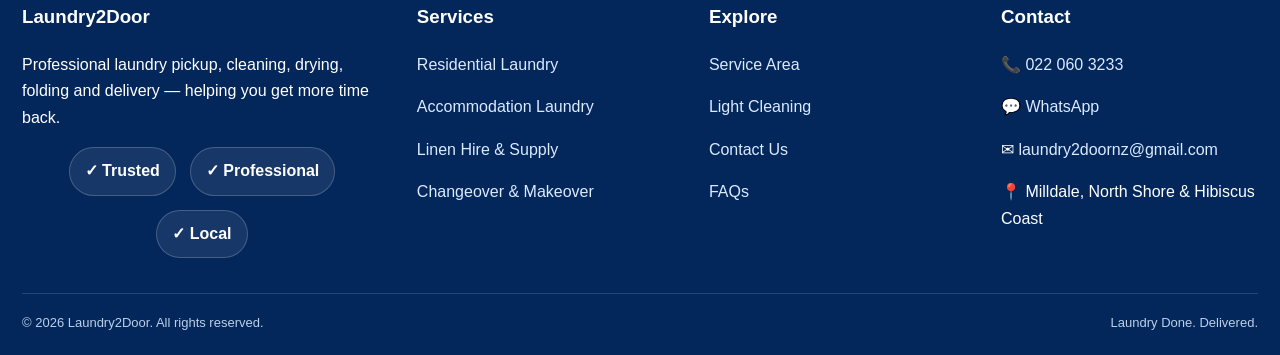
<file: residential-laundry.html>
<!doctype html><html lang="en"><head><meta charset="utf-8"><meta name="viewport" content="width=device-width,initial-scale=1"><meta name="description" content="Laundry2Door professional laundry pickup, wash, dry, fold and delivery in Milldale, North Shore and Hibiscus Coast."><title>Residential Laundry | Laundry2Door</title><link rel="icon" type="image/png" href="assets/Logo.png"><link rel="stylesheet" href="styles.css"></head><body><div class="topbar"><div class="topbar-inner"><span>📍 Proudly serving Milldale & surrounding suburbs</span><span>💙 More Time for the Things You Love</span></div></div><header class="site-header"><div class="nav"><a class="brand" href="index.html"><img src="assets/laundry2door-logo.jpg" alt="Laundry2Door logo"></a><button class="menu" aria-label="Open menu">☰</button><nav class="navlinks"><a href="index.html">Home</a><a href="residential-laundry.html">Residential</a><a href="accommodation-laundry.html">Accommodation</a><a href="linen-hire.html">Linen Hire</a><a href="changeover-makeover.html">Changeover</a><a href="light-cleaning.html">Light Cleaning</a><a href="service-area.html">Service Area</a><a href="contact.html">Contact</a></nav><a class="nav-cta" href="contact.html#booking">📅 Book a Service</a></div></header><main><section class="page-hero"><div class="page-hero-inner"><span class="eyebrow">Residential Service</span><h1>Take laundry off your weekend list.</h1><p>Convenient pickup, professional washing and drying, neat folding and delivery back to your door.</p><br><a class="btn" href="contact.html#booking">📅 Book Residential Laundry</a></div></section><section class="section"><div class="grid"><div class="card"><div class="icon">👕</div><h3>What we handle</h3><p>Everyday clothing, towels, sheets, pillowcases, duvet covers, blankets and larger loads after holidays or trips.</p></div><div class="card"><div class="icon">🔄</div><h3>How it works</h3><p>Book → we pick up → wash & dry → neatly fold → deliver back to you.</p></div><div class="card price-card"><div class="icon">💰</div><h3>Simple starting price</h3><div class="price">$45 <small>/ up to 10 kg</small></div><p>Larger loads and special requirements can be quoted.</p><a class="btn" href="contact.html#booking">Request a Booking</a></div></div></section><section class="section"><div class="section-head"><span class="eyebrow">Perfect for</span><h2>Busy households.</h2></div><div class="grid-4"><div class="card"><h3>Families</h3><p>More time for family instead of sorting laundry.</p></div><div class="card"><h3>Professionals</h3><p>Get your evenings and weekends back.</p></div><div class="card"><h3>Holiday Loads</h3><p>Hand us the big post-trip laundry pile.</p></div><div class="card"><h3>Anyone who wants less laundry</h3><p>Simple, convenient and local.</p></div></div></section></main><footer class="footer"><div class="footer-grid"><div><h3>Laundry2Door</h3><p>Professional laundry pickup, cleaning, drying, folding and delivery — helping you get more time back.</p><div class="trust"><span class="pill">✓ Trusted</span><span class="pill">✓ Professional</span><span class="pill">✓ Local</span></div></div><div><h3>Services</h3><p><a href="residential-laundry.html">Residential Laundry</a></p><p><a href="accommodation-laundry.html">Accommodation Laundry</a></p><p><a href="linen-hire.html">Linen Hire & Supply</a></p><p><a href="changeover-makeover.html">Changeover & Makeover</a></p></div><div><h3>Explore</h3><p><a href="service-area.html">Service Area</a></p><p><a href="light-cleaning.html">Light Cleaning</a></p><p><a href="contact.html">Contact Us</a></p><p><a href="contact.html#faq">FAQs</a></p></div><div><h3>Contact</h3><p>📞 <a href="tel:0220603233">022 060 3233</a></p><p>💬 <a href="https://wa.me/64220603233">WhatsApp</a></p><p>✉ <a href="mailto:laundry2doornz@gmail.com">laundry2doornz@gmail.com</a></p><p>📍 Milldale, North Shore & Hibiscus Coast</p></div></div><div class="footer-bottom"><div>© 2026 Laundry2Door. All rights reserved.</div><div>Laundry Done. Delivered.</div></div></footer><a class="whatsapp" href="https://wa.me/64220603233" aria-label="WhatsApp">💬</a><script src="script.js"></script></body></html>
</file>
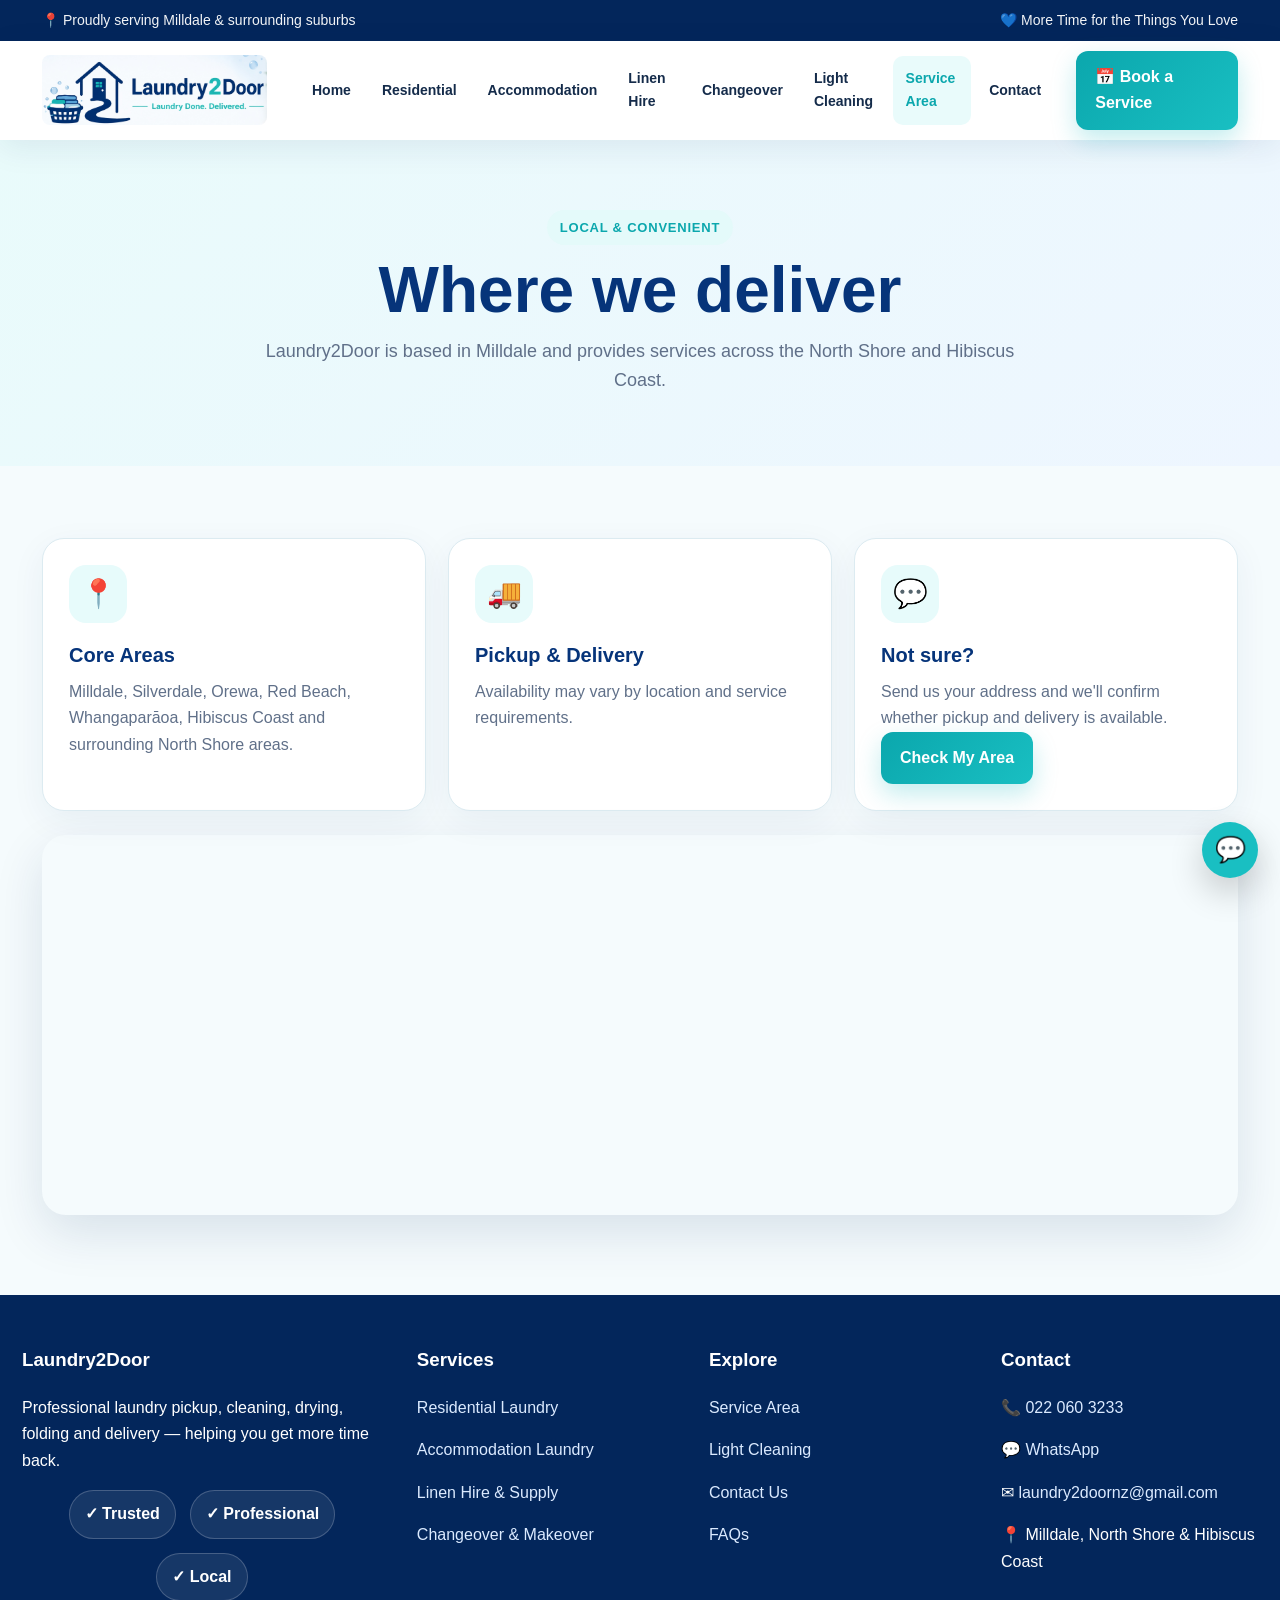
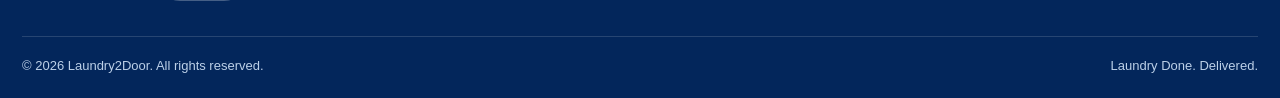
<file: service-area.html>
<!doctype html><html lang="en"><head><meta charset="utf-8"><meta name="viewport" content="width=device-width,initial-scale=1"><meta name="description" content="Laundry2Door professional laundry pickup, wash, dry, fold and delivery in Milldale, North Shore and Hibiscus Coast."><title>Service Area | Laundry2Door</title><link rel="icon" type="image/png" href="assets/Logo.png"><link rel="stylesheet" href="styles.css"></head><body><div class="topbar"><div class="topbar-inner"><span>📍 Proudly serving Milldale & surrounding suburbs</span><span>💙 More Time for the Things You Love</span></div></div><header class="site-header"><div class="nav"><a class="brand" href="index.html"><img src="assets/laundry2door-logo.jpg" alt="Laundry2Door logo"></a><button class="menu" aria-label="Open menu">☰</button><nav class="navlinks"><a href="index.html">Home</a><a href="residential-laundry.html">Residential</a><a href="accommodation-laundry.html">Accommodation</a><a href="linen-hire.html">Linen Hire</a><a href="changeover-makeover.html">Changeover</a><a href="light-cleaning.html">Light Cleaning</a><a href="service-area.html">Service Area</a><a href="contact.html">Contact</a></nav><a class="nav-cta" href="contact.html#booking">📅 Book a Service</a></div></header><main><section class="page-hero"><div class="page-hero-inner"><span class="eyebrow">Local & Convenient</span><h1>Where we deliver</h1><p>Laundry2Door is based in Milldale and provides services across the North Shore and Hibiscus Coast.</p></div></section><section class="section"><div class="grid"><div class="card"><div class="icon">📍</div><h3>Core Areas</h3><p>Milldale, Silverdale, Orewa, Red Beach, Whangaparāoa, Hibiscus Coast and surrounding North Shore areas.</p></div><div class="card"><div class="icon">🚚</div><h3>Pickup & Delivery</h3><p>Availability may vary by location and service requirements.</p></div><div class="card"><div class="icon">💬</div><h3>Not sure?</h3><p>Send us your address and we'll confirm whether pickup and delivery is available.</p><a class="btn" href="contact.html#booking">Check My Area</a></div></div><iframe class="map" style="margin-top:24px" src="https://www.google.com/maps?q=Milldale%2C%20New%20Zealand&output=embed" loading="lazy" title="Laundry2Door service area map"></iframe></section></main><footer class="footer"><div class="footer-grid"><div><h3>Laundry2Door</h3><p>Professional laundry pickup, cleaning, drying, folding and delivery — helping you get more time back.</p><div class="trust"><span class="pill">✓ Trusted</span><span class="pill">✓ Professional</span><span class="pill">✓ Local</span></div></div><div><h3>Services</h3><p><a href="residential-laundry.html">Residential Laundry</a></p><p><a href="accommodation-laundry.html">Accommodation Laundry</a></p><p><a href="linen-hire.html">Linen Hire & Supply</a></p><p><a href="changeover-makeover.html">Changeover & Makeover</a></p></div><div><h3>Explore</h3><p><a href="service-area.html">Service Area</a></p><p><a href="light-cleaning.html">Light Cleaning</a></p><p><a href="contact.html">Contact Us</a></p><p><a href="contact.html#faq">FAQs</a></p></div><div><h3>Contact</h3><p>📞 <a href="tel:0220603233">022 060 3233</a></p><p>💬 <a href="https://wa.me/64220603233">WhatsApp</a></p><p>✉ <a href="mailto:laundry2doornz@gmail.com">laundry2doornz@gmail.com</a></p><p>📍 Milldale, North Shore & Hibiscus Coast</p></div></div><div class="footer-bottom"><div>© 2026 Laundry2Door. All rights reserved.</div><div>Laundry Done. Delivered.</div></div></footer><a class="whatsapp" href="https://wa.me/64220603233" aria-label="WhatsApp">💬</a><script src="script.js"></script></body></html>
</file>
<file: styles.css>
:root{--navy:#06347a;--navy2:#03265b;--teal:#19bfc2;--teal2:#0ba7ad;--ink:#142b4a;--muted:#607089;--bg:#f5fbfd;--white:#fff;--line:#dcebf1;--shadow:0 18px 50px rgba(4,42,91,.12);--radius:22px}*{box-sizing:border-box}html{scroll-behavior:smooth}body{margin:0;font-family:Inter,Segoe UI,Arial,sans-serif;color:var(--ink);background:var(--bg);line-height:1.65}a{color:inherit}img{max-width:100%}.topbar{background:var(--navy2);color:#fff;font-size:14px}.topbar-inner{max-width:1240px;margin:auto;padding:9px 22px;display:flex;justify-content:space-between;gap:18px;flex-wrap:wrap}.topbar span{opacity:.95}.site-header{position:sticky;top:0;z-index:50;background:rgba(255,255,255,.96);backdrop-filter:blur(14px);box-shadow:0 8px 30px rgba(3,38,91,.08)}.nav{max-width:1240px;margin:auto;padding:10px 22px;display:flex;align-items:center;gap:22px}.brand{display:flex;align-items:center;min-width:235px}.brand img{width:225px;height:70px;object-fit:cover;object-position:left center;border-radius:8px}.navlinks{display:flex;align-items:center;gap:5px;margin-left:auto}.navlinks a{padding:11px 13px;text-decoration:none;font-weight:700;font-size:14px;border-radius:10px}.navlinks a:hover,.navlinks a.active{background:#e9fbfb;color:var(--teal2)}.nav-cta,.btn{display:inline-flex;align-items:center;justify-content:center;gap:8px;background:linear-gradient(135deg,var(--teal2),var(--teal));color:#fff!important;border:0;border-radius:12px;padding:13px 19px;font-weight:800;text-decoration:none;box-shadow:0 10px 25px rgba(14,184,190,.25);transition:.2s}.nav-cta:hover,.btn:hover{transform:translateY(-2px);box-shadow:0 14px 30px rgba(14,184,190,.32)}.menu{display:none;margin-left:auto;border:0;background:#e9fbfb;color:var(--navy);font-size:26px;border-radius:10px;padding:6px 12px}.hero{max-width:1240px;margin:24px auto 0;padding:0 22px}.hero-card{overflow:hidden;border-radius:28px;box-shadow:var(--shadow);background:#fff}.hero-card img{display:block;width:100%;height:auto}.section{max-width:1240px;margin:0 auto;padding:72px 22px}.section-head{text-align:center;max-width:760px;margin:0 auto 42px}.eyebrow{display:inline-block;background:#e4fafa;color:var(--teal2);padding:7px 13px;border-radius:999px;font-size:13px;font-weight:900;letter-spacing:.06em;text-transform:uppercase}.section h2{font-size:clamp(30px,4vw,46px);line-height:1.1;margin:13px 0;color:var(--navy)}.section-head p{color:var(--muted);font-size:17px}.grid{display:grid;grid-template-columns:repeat(3,1fr);gap:22px}.grid-4{display:grid;grid-template-columns:repeat(4,1fr);gap:18px}.card{background:#fff;border:1px solid var(--line);border-radius:var(--radius);padding:26px;box-shadow:0 10px 35px rgba(5,49,96,.06);transition:.25s}.card:hover{transform:translateY(-5px);box-shadow:var(--shadow)}.icon{width:58px;height:58px;border-radius:17px;display:grid;place-items:center;background:#e7fbfb;color:var(--teal2);font-size:28px;margin-bottom:16px}.card h3{margin:0 0 7px;color:var(--navy);font-size:20px}.card p{margin:0;color:var(--muted)}.steps{position:relative}.step{position:relative;text-align:center}.step:after{content:'';position:absolute;top:34px;right:-15px;width:30px;height:3px;background:linear-gradient(90deg,var(--teal),#bfecef)}.step:last-child:after{display:none}.step .icon{margin:0 auto 14px}.price{font-size:42px;color:var(--navy);font-weight:900;line-height:1;margin:15px 0}.price small{font-size:15px;color:var(--muted);font-weight:600}.price-card{border:2px solid #bceeee}.price-card .btn{width:100%;margin-top:18px}.band{background:linear-gradient(135deg,var(--navy2),var(--navy));color:#fff}.band .section-head h2,.band h2,.band h3{color:#fff}.band .section-head p,.band p{color:#607089}.trust{display:flex;gap:14px;flex-wrap:wrap;justify-content:center}.pill{padding:10px 15px;border:1px solid rgba(255,255,255,.2);border-radius:999px;background:rgba(255,255,255,.08);font-weight:700}.quote{font-size:18px}.stars{color:#19bfc2;letter-spacing:2px}.map{border:0;width:100%;height:380px;border-radius:24px;box-shadow:var(--shadow)}.contact-grid{display:grid;grid-template-columns:1fr 1.15fr;gap:24px}.form{background:#fff;border:1px solid var(--line);border-radius:24px;padding:28px;box-shadow:var(--shadow)}.form-grid{display:grid;grid-template-columns:1fr 1fr;gap:15px}.field{display:flex;flex-direction:column;gap:6px}.field.full{grid-column:1/-1}.field label{font-size:13px;font-weight:800;color:var(--navy)}.field input,.field select,.field textarea{border:1px solid #cfe1e9;border-radius:11px;padding:12px 13px;font:inherit;outline:none;background:#fbfeff}.field input:focus,.field select:focus,.field textarea:focus{border-color:var(--teal2);box-shadow:0 0 0 4px #e4fafa}.field textarea{min-height:115px;resize:vertical}.notice{padding:15px 17px;background:#effafa;border-left:4px solid var(--teal2);border-radius:10px;color:#37536d}.page-hero{background:linear-gradient(135deg,#e9fbfb,#eef6ff);padding:70px 22px}.page-hero-inner{max-width:1000px;margin:auto;text-align:center}.page-hero h1{font-size:clamp(38px,6vw,64px);line-height:1.05;color:var(--navy);margin:12px 0}.page-hero p{font-size:18px;color:var(--muted);max-width:760px;margin:auto}.list{padding-left:20px}.list li{margin:8px 0}.faq{display:grid;gap:12px;max-width:900px;margin:auto}.faq details{background:#fff;border:1px solid var(--line);border-radius:15px;padding:17px 20px}.faq summary{cursor:pointer;font-weight:800;color:var(--navy)}.footer{background:var(--navy2);color:#fff;padding:50px 22px 22px}.footer-grid{max-width:1240px;margin:auto;display:grid;grid-template-columns:1.4fr 1fr 1fr 1fr;gap:35px}.footer h3{margin-top:0}.footer a{text-decoration:none;color:#dbeaff}.footer a:hover{color:#fff}.footer-bottom{max-width:1240px;margin:35px auto 0;padding-top:18px;border-top:1px solid rgba(255,255,255,.14);font-size:13px;color:#bcd0e8;display:flex;justify-content:space-between;gap:15px;flex-wrap:wrap}.whatsapp{position:fixed;right:22px;bottom:22px;z-index:40;background:#19bfc2;color:#fff;text-decoration:none;width:56px;height:56px;border-radius:50%;display:grid;place-items:center;font-size:25px;box-shadow:0 14px 35px rgba(0,0,0,.2)}.reveal{animation:rise .7s ease both}@keyframes rise{from{opacity:0;transform:translateY(18px)}to{opacity:1;transform:none}}@media(max-width:980px){.navlinks{display:none}.menu{display:block}.brand{min-width:0}.brand img{width:205px;height:64px}.nav.mobile-open .navlinks{display:flex;position:absolute;top:100%;left:0;right:0;background:#fff;padding:14px 22px;flex-direction:column;align-items:stretch;box-shadow:0 15px 30px rgba(0,0,0,.1)}.nav.mobile-open .navlinks a{text-align:center}.grid-4{grid-template-columns:repeat(2,1fr)}.grid{grid-template-columns:1fr 1fr}.footer-grid{grid-template-columns:1fr 1fr}}@media(max-width:650px){.topbar-inner{justify-content:center;text-align:center}.nav{padding:8px 15px}.brand img{width:180px;height:58px}.hero{padding:0 10px;margin-top:10px}.hero-card{border-radius:17px}.section{padding:55px 16px}.grid,.grid-4,.contact-grid,.form-grid{grid-template-columns:1fr}.step:after{display:none}.page-hero{padding:55px 16px}.footer-grid{grid-template-columns:1fr}.footer-bottom{display:block}.footer-bottom div+div{margin-top:8px}}
</file>
